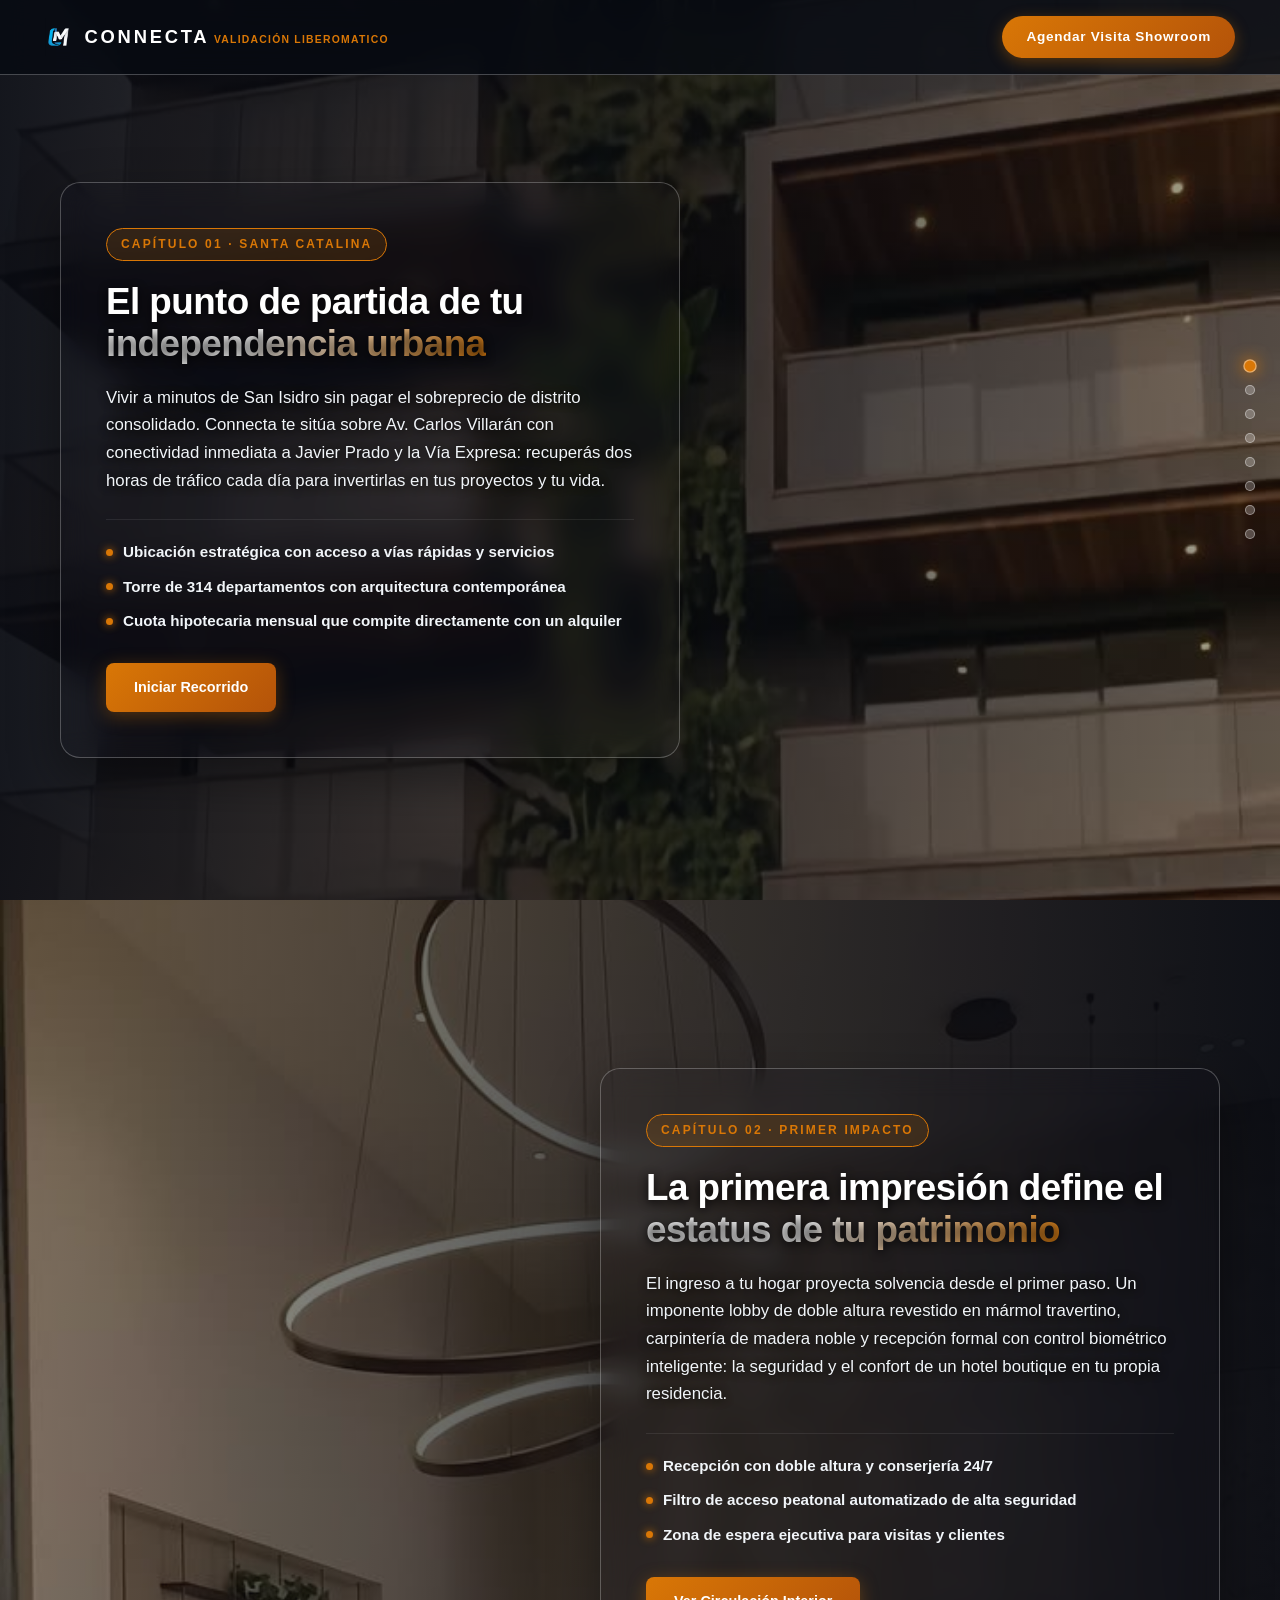
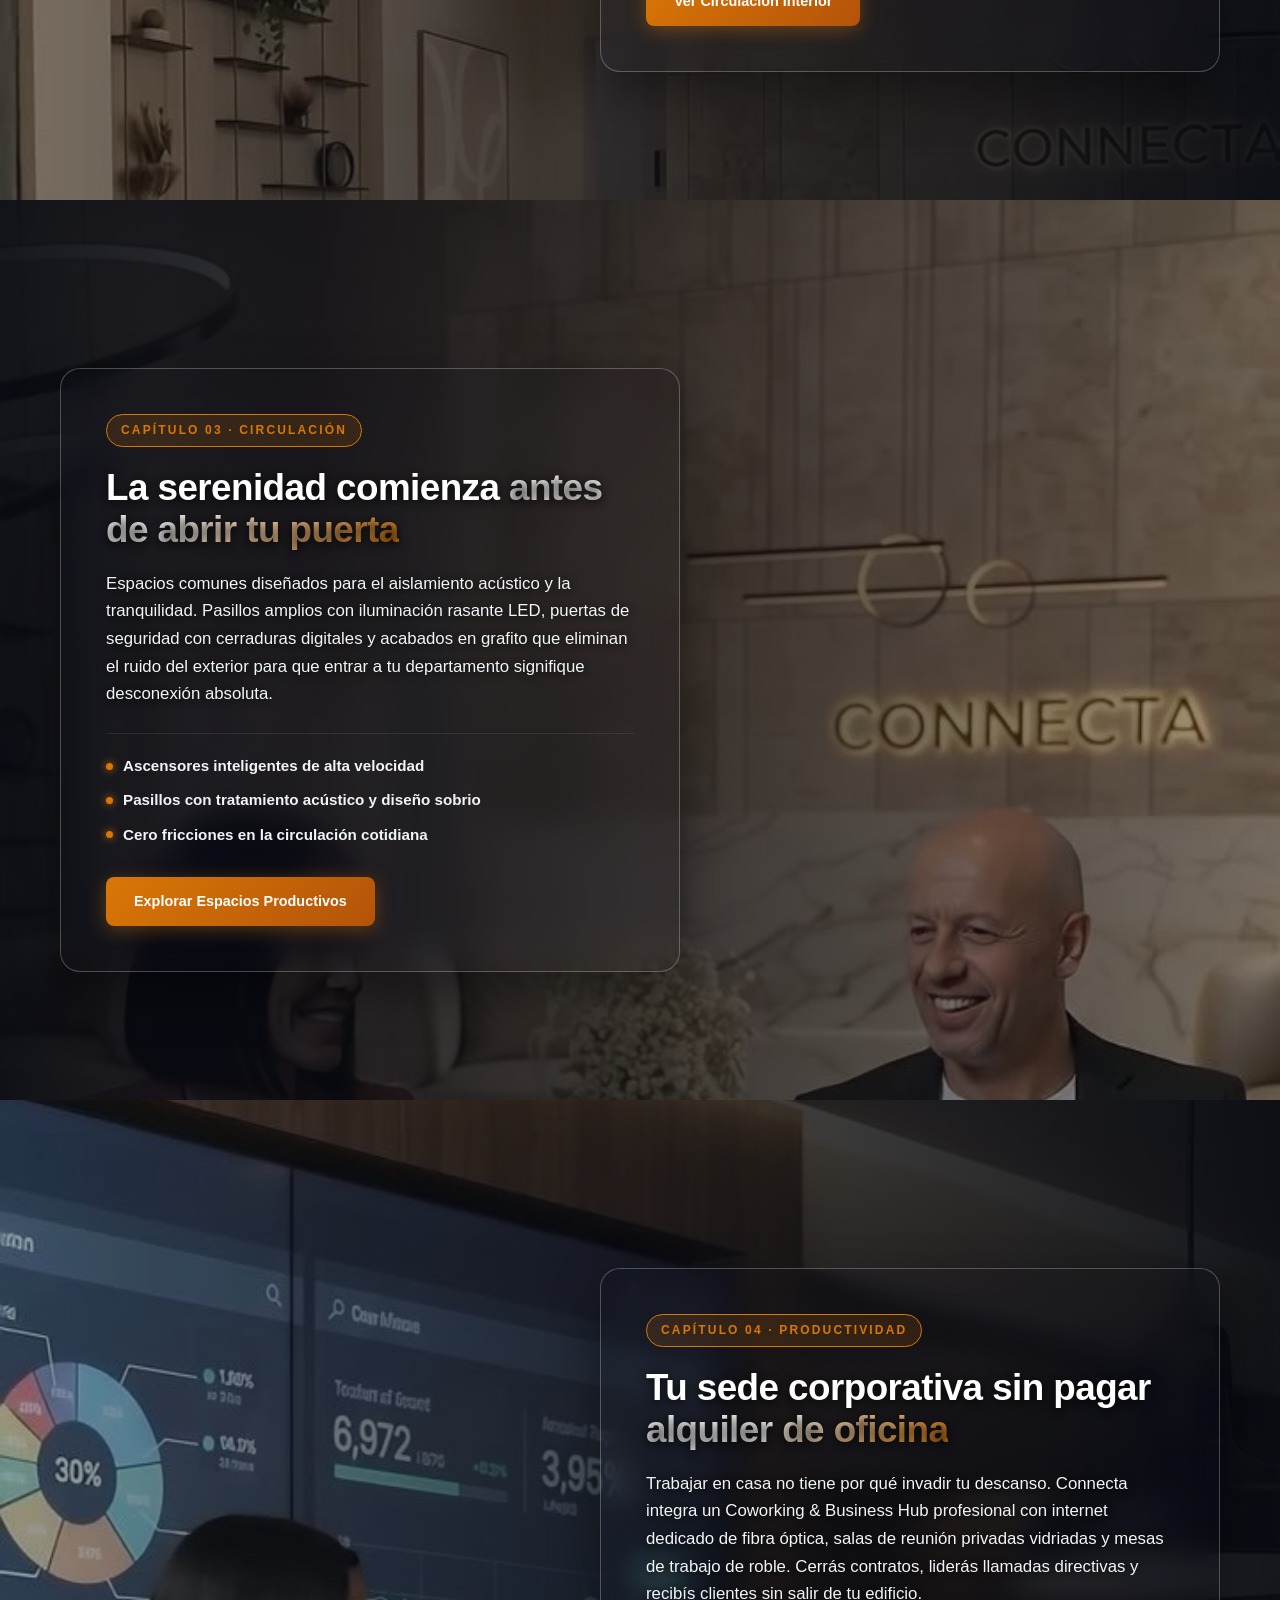
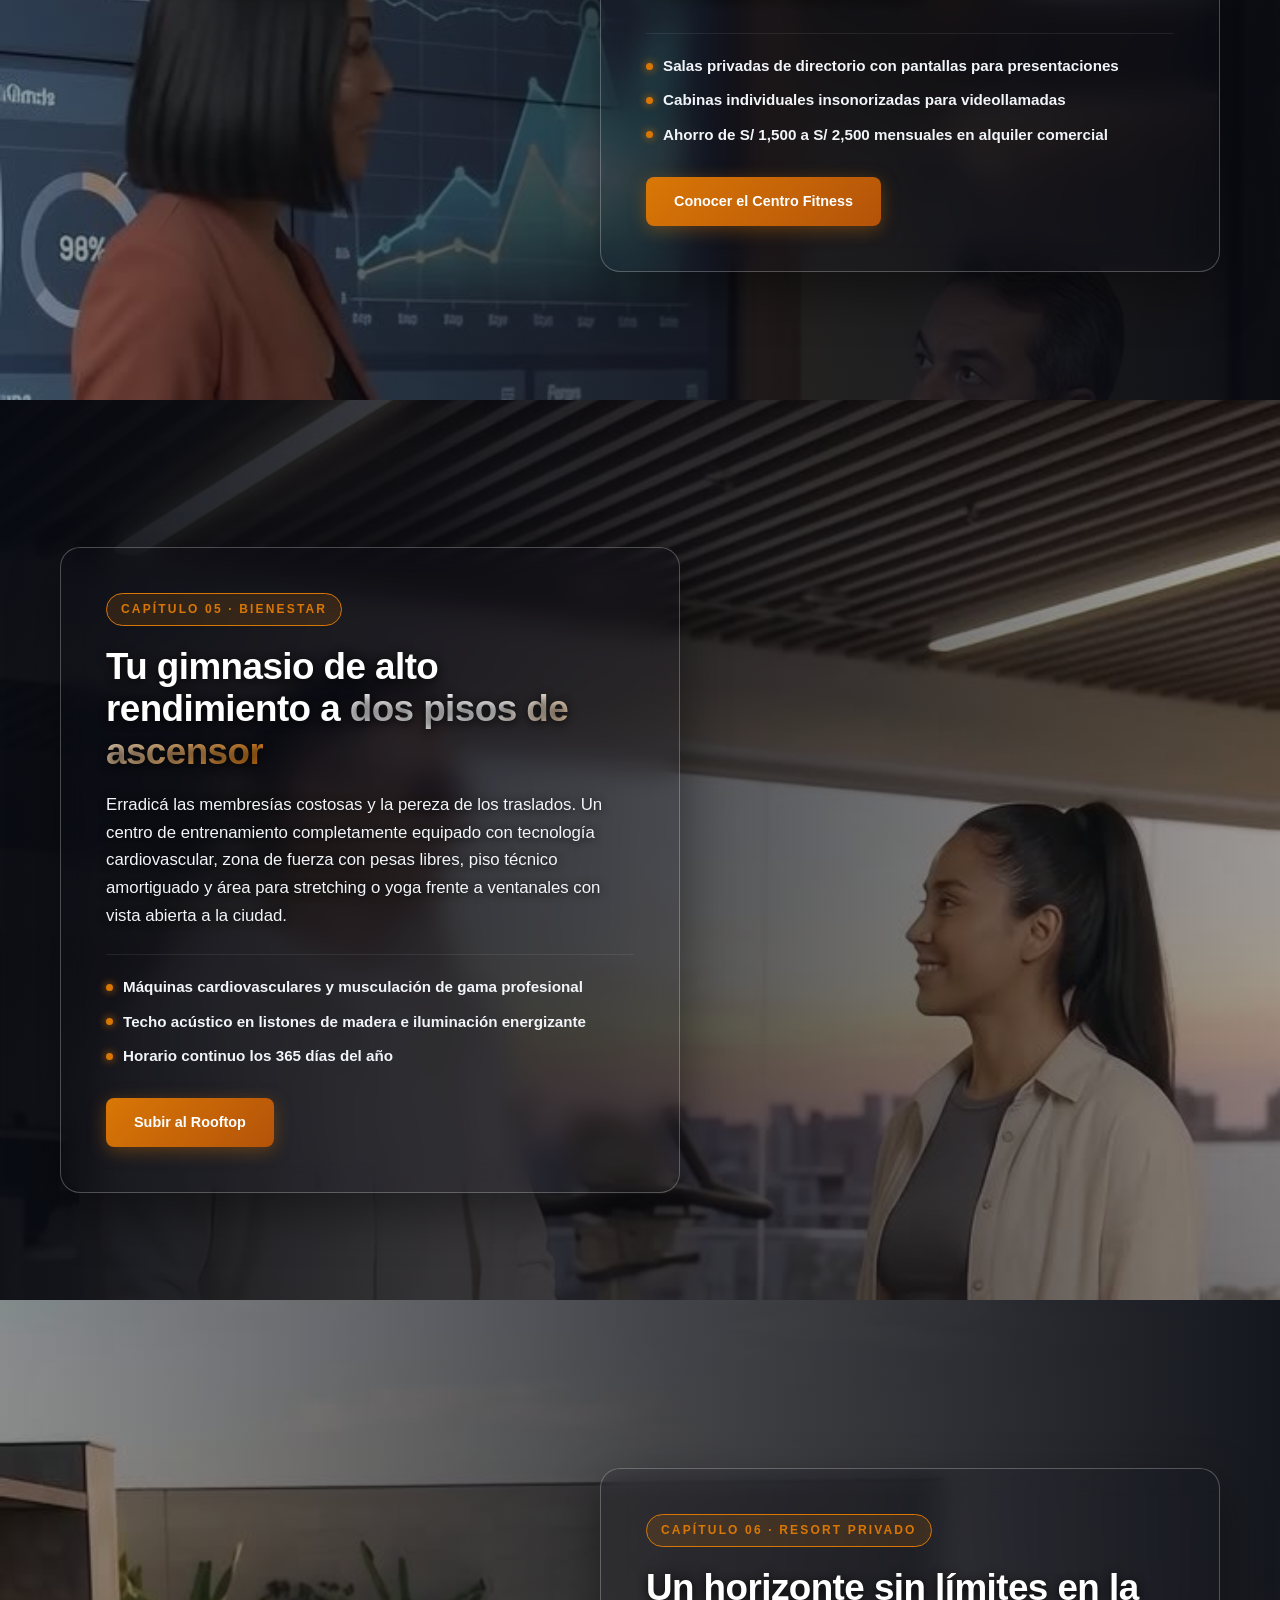
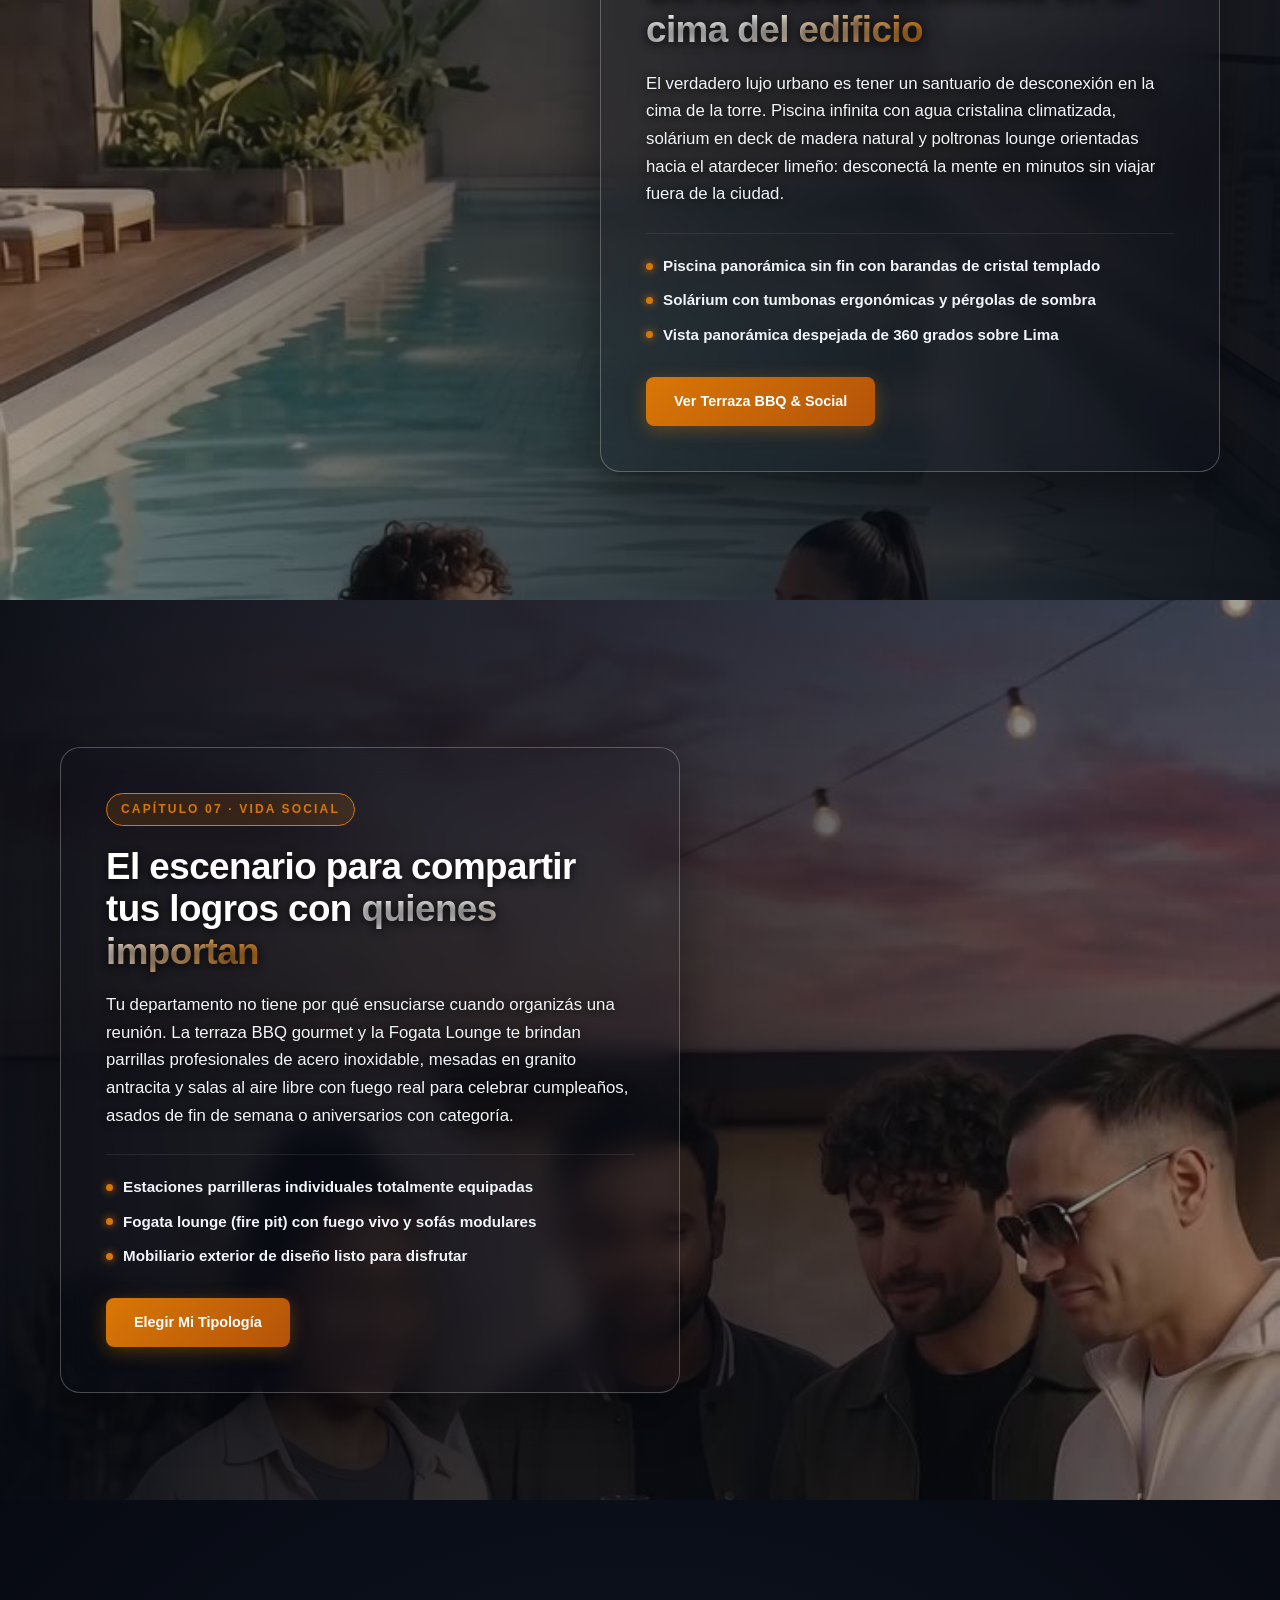
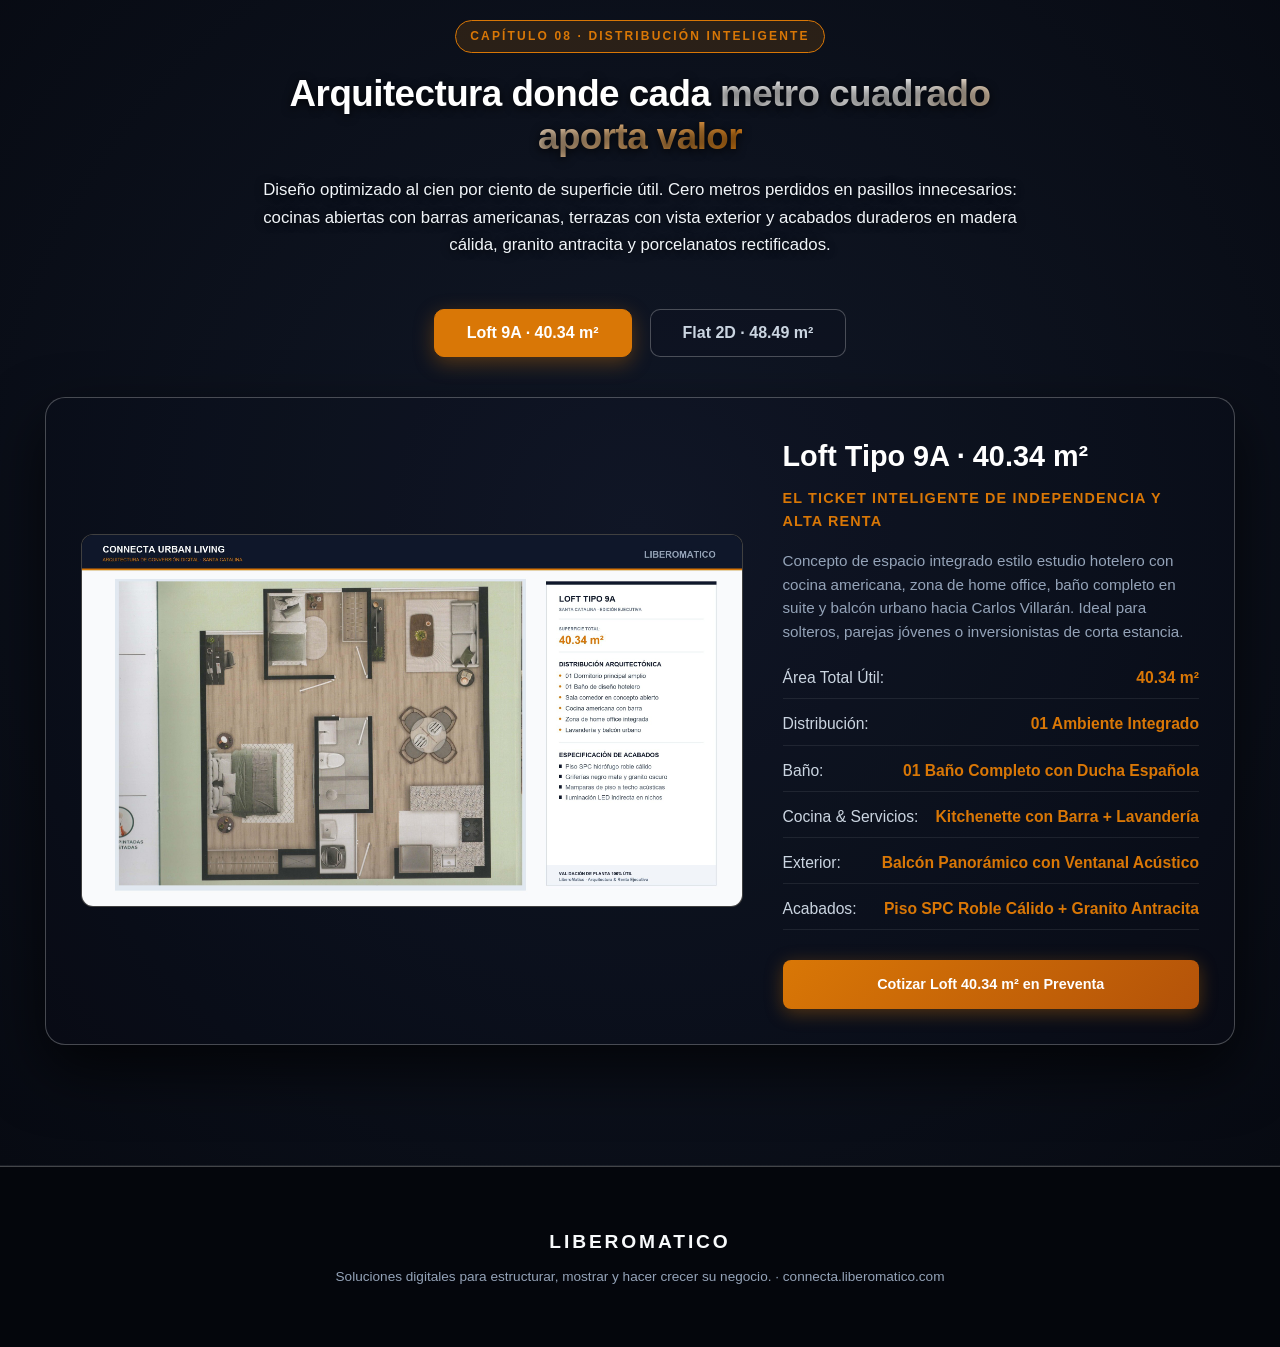
<file: connecta/index.html>
<!DOCTYPE html>
<html lang="es">
<head>
  <meta charset="UTF-8">
  <meta name="viewport" content="width=device-width, initial-scale=1.0">
  <title>CONNECTA URBAN LIVING · Santa Catalina | Recorrido Cinematográfico</title>
  <style>
    :root {
      --bg-dark: #070a12;
      --bg-card: rgba(10, 15, 29, 0.10); /* 90% de transparencia (10% opacidad) */
      --bg-glass: rgba(10, 15, 29, 0.10);
      --border-glass: rgba(255, 255, 255, 0.25); /* 75% de transparencia en contornos */
      --text-main: #f8fafc;
      --text-muted: #94a3b8;
      --gold-accent: #d97706;
      --gold-glow: rgba(217, 119, 6, 0.35);
      --cyan-accent: #06b6d4;
      --navy-deep: #0f172a;
    }

    * {
      box-sizing: border-box;
      margin: 0;
      padding: 0;
    }

    html {
      scroll-behavior: smooth;
    }

    body {
      font-family: -apple-system, BlinkMacSystemFont, "Segoe UI", Roboto, "Helvetica Neue", Arial, sans-serif;
      background-color: var(--bg-dark);
      color: var(--text-main);
      overflow-x: hidden;
      line-height: 1.6;
    }

    /* MOTION INTRO */
    #motion-intro {
      position: fixed;
      inset: 0;
      background: radial-gradient(circle at center, #1e293b 0%, #060913 100%);
      z-index: 9999;
      display: flex;
      flex-direction: column;
      align-items: center;
      justify-content: center;
      transition: opacity 0.9s cubic-bezier(0.16, 1, 0.3, 1), visibility 0.9s ease;
    }

    #motion-intro.vanish {
      opacity: 0;
      visibility: hidden;
      pointer-events: none;
    }

    .motion-box {
      text-align: center;
      animation: pulseIn 2s cubic-bezier(0.16, 1, 0.3, 1) forwards;
    }

    .motion-logo-img {
      max-width: 170px;
      height: auto;
      filter: drop-shadow(0 0 25px var(--gold-glow));
      margin-bottom: 20px;
    }

    .motion-title {
      font-size: 2.2rem;
      letter-spacing: 0.35em;
      font-weight: 800;
      text-transform: uppercase;
      margin-bottom: 8px;
      background: linear-gradient(135deg, #ffffff 40%, #d97706 100%);
      -webkit-background-clip: text;
      -webkit-text-fill-color: transparent;
    }

    .motion-sub {
      font-size: 0.85rem;
      letter-spacing: 0.25em;
      color: var(--gold-accent);
      text-transform: uppercase;
      font-weight: 600;
    }

    @keyframes pulseIn {
      0% { opacity: 0; transform: scale(0.9); }
      100% { opacity: 1; transform: scale(1); }
    }

    /* FIXED NAVBAR */
    header {
      position: fixed;
      top: 0;
      left: 0;
      right: 0;
      height: 75px;
      display: flex;
      align-items: center;
      justify-content: space-between;
      padding: 0 45px;
      background: rgba(7, 10, 18, 0.82);
      backdrop-filter: blur(14px);
      border-bottom: 1px solid var(--border-glass);
      z-index: 1000;
    }

    .nav-brand {
      display: flex;
      align-items: center;
      gap: 14px;
      text-decoration: none;
    }

    .nav-logo-badge {
      height: 38px;
      width: auto;
    }

    .brand-name {
      font-size: 1.15rem;
      font-weight: 800;
      letter-spacing: 0.15em;
      color: #fff;
    }

    .brand-by {
      font-size: 0.65rem;
      color: var(--gold-accent);
      letter-spacing: 0.12em;
      font-weight: 700;
      text-transform: uppercase;
    }

    .nav-cta-btn {
      display: inline-flex;
      align-items: center;
      gap: 8px;
      padding: 10px 24px;
      border-radius: 9999px;
      background: linear-gradient(135deg, var(--gold-accent) 0%, #b45309 100%);
      color: #ffffff;
      font-weight: 700;
      font-size: 0.85rem;
      text-decoration: none;
      letter-spacing: 0.05em;
      white-space: nowrap;
      box-shadow: 0 4px 15px var(--gold-glow);
      transition: transform 0.2s, box-shadow 0.2s;
    }

    .nav-cta-btn:hover {
      transform: translateY(-2px);
      box-shadow: 0 6px 20px rgba(217, 119, 6, 0.5);
    }

    /* SIDE PROGRESS DOTS */
    .scroll-nav {
      position: fixed;
      right: 25px;
      top: 50%;
      transform: translateY(-50%);
      z-index: 998;
      display: flex;
      flex-direction: column;
      gap: 14px;
    }

    .scroll-dot {
      width: 10px;
      height: 10px;
      border-radius: 50%;
      background: rgba(255, 255, 255, 0.25);
      border: 1px solid rgba(255, 255, 255, 0.4);
      transition: all 0.3s;
      cursor: pointer;
      position: relative;
    }

    .scroll-dot:hover, .scroll-dot.active {
      background: var(--gold-accent);
      box-shadow: 0 0 12px var(--gold-accent);
      transform: scale(1.35);
    }

    /* SECCIONES CINEMATOGRÁFICAS CON VIDEO NATIVO (ESTÁNDAR LIBEROMATICO / HR & LEGAL) */
    .video-section {
      position: relative;
      min-height: 100vh;
      min-height: 100dvh;
      width: 100vw;
      display: flex;
      align-items: center;
      justify-content: flex-start;
      padding: 120px 60px 80px 60px;
      overflow: hidden;
      background-color: transparent;
      z-index: 1;
    }

    .video-bg-wrap {
      position: absolute;
      inset: 0;
      z-index: 0;
      overflow: hidden;
      pointer-events: none;
    }

    .section-bg-video {
      width: 100%;
      height: 100%;
      object-fit: cover;
      object-position: center 10%;
      display: block;
    }

    .section-overlay {
      position: absolute;
      inset: 0;
      background: linear-gradient(90deg, rgba(7, 10, 18, 0.94) 0%, rgba(7, 10, 18, 0.72) 48%, rgba(7, 10, 18, 0.35) 100%);
      z-index: 1;
      pointer-events: none;
    }

    .video-section.align-right {
      justify-content: flex-end;
    }

    .video-section.align-right .section-overlay {
      background: linear-gradient(270deg, rgba(7, 10, 18, 0.94) 0%, rgba(7, 10, 18, 0.72) 48%, rgba(7, 10, 18, 0.35) 100%);
    }

    .section-content-card {
      position: relative;
      z-index: 3;
      max-width: 620px;
      background: rgba(10, 15, 29, 0.10); /* 90% de transparencia */
      backdrop-filter: blur(14px);
      -webkit-backdrop-filter: blur(14px);
      border: 1px solid rgba(255, 255, 255, 0.25); /* 75% de transparencia en contorno */
      border-radius: 20px;
      padding: 45px;
      box-shadow: 0 20px 50px rgba(0, 0, 0, 0.4);
      transition: transform 0.4s ease, border-color 0.4s ease, background 0.4s ease;
    }

    .section-content-card:hover {
      border-color: rgba(217, 119, 6, 0.45);
      background: rgba(10, 15, 29, 0.10);
    }

    .chapter-badge {
      display: inline-flex;
      align-items: center;
      gap: 8px;
      padding: 6px 14px;
      background: rgba(217, 119, 6, 0.15);
      border: 1px solid var(--gold-accent);
      color: var(--gold-accent);
      font-size: 0.75rem;
      font-weight: 800;
      letter-spacing: 0.18em;
      text-transform: uppercase;
      border-radius: 9999px;
      margin-bottom: 20px;
    }

    .section-heading {
      font-size: 2.3rem;
      font-weight: 800;
      line-height: 1.15;
      letter-spacing: -0.015em;
      margin-bottom: 18px;
      color: #ffffff;
      text-shadow: 0 2px 10px rgba(0, 0, 0, 0.85);
    }

    .section-heading span {
      background: linear-gradient(135deg, #ffffff 40%, var(--gold-accent) 100%);
      -webkit-background-clip: text;
      -webkit-text-fill-color: transparent;
    }

    .section-body-text {
      font-size: 1.05rem;
      color: #f1f5f9;
      line-height: 1.65;
      margin-bottom: 25px;
      text-shadow: 0 1px 8px rgba(0, 0, 0, 0.85);
    }

    .section-highlights {
      display: flex;
      flex-direction: column;
      gap: 10px;
      margin-bottom: 30px;
      border-top: 1px solid rgba(255, 255, 255, 0.08);
      padding-top: 20px;
    }

    .highlight-item {
      display: flex;
      align-items: center;
      gap: 10px;
      font-size: 0.95rem;
      color: #f1f5f9;
      font-weight: 600;
    }

    .highlight-bullet {
      width: 7px;
      height: 7px;
      border-radius: 50%;
      background: var(--gold-accent);
      box-shadow: 0 0 8px var(--gold-accent);
    }

    .btn-action-section {
      display: inline-flex;
      align-items: center;
      gap: 10px;
      padding: 13px 28px;
      background: linear-gradient(135deg, var(--gold-accent) 0%, #b45309 100%);
      color: #fff;
      font-weight: 800;
      font-size: 0.9rem;
      border-radius: 8px;
      text-decoration: none;
      box-shadow: 0 4px 18px var(--gold-glow);
      transition: all 0.25s ease;
    }

    .btn-action-section:hover {
      transform: translateY(-2px);
      box-shadow: 0 8px 25px rgba(217, 119, 6, 0.55);
    }

    /* SECCIÓN TIPOLOGÍAS Y PLANOS 2K */
    .plans-section-wrapper {
      position: relative;
      padding: 120px 45px;
      background: radial-gradient(circle at center, #111827 0%, #070a12 100%);
      border-bottom: 1px solid rgba(255, 255, 255, 0.08);
    }

    .plans-container {
      max-width: 1300px;
      margin: 0 auto;
    }

    .plans-header-box {
      text-align: center;
      max-width: 780px;
      margin: 0 auto 50px auto;
    }

    .plans-selector-tabs {
      display: flex;
      justify-content: center;
      gap: 18px;
      margin-bottom: 40px;
    }

    .plan-tab-btn {
      padding: 14px 32px;
      border-radius: 10px;
      background: var(--bg-card);
      border: 1px solid var(--border-glass);
      color: #cbd5e1;
      font-size: 1rem;
      font-weight: 700;
      cursor: pointer;
      transition: all 0.25s ease;
    }

    .plan-tab-btn.active {
      background: var(--gold-accent);
      color: #ffffff;
      border-color: var(--gold-accent);
      box-shadow: 0 6px 20px var(--gold-glow);
    }

    .plan-viewer-card {
      background: var(--bg-card);
      border: 1px solid var(--border-glass);
      border-radius: 20px;
      padding: 35px;
      display: grid;
      grid-template-columns: 1.35fr 0.85fr;
      gap: 40px;
      align-items: center;
      box-shadow: 0 25px 60px rgba(0, 0, 0, 0.7);
    }

    .plan-image-box {
      width: 100%;
      border-radius: 12px;
      overflow: hidden;
      border: 1px solid var(--border-glass);
      background: #000;
    }

    .plan-image-box img {
      width: 100%;
      height: auto;
      display: block;
      transition: transform 0.4s ease;
    }

    .plan-image-box:hover img {
      transform: scale(1.02);
    }

    .plan-spec-list {
      list-style: none;
      display: flex;
      flex-direction: column;
      gap: 12px;
      margin: 22px 0 30px 0;
    }

    .plan-spec-list li {
      font-size: 0.98rem;
      color: #cbd5e1;
      display: flex;
      justify-content: space-between;
      border-bottom: 1px solid rgba(255, 255, 255, 0.08);
      padding-bottom: 8px;
    }

    .plan-spec-list li strong {
      color: var(--gold-accent);
    }


    /* FOOTER */
    footer {
      border-top: 1px solid var(--border-glass);
      padding: 60px 40px;
      text-align: center;
      background: #04060c;
    }

    .footer-brand {
      font-size: 1.2rem;
      font-weight: 800;
      letter-spacing: 0.15em;
      margin-bottom: 8px;
    }

    .footer-copy {
      font-size: 0.85rem;
      color: var(--text-muted);
    }

        @media (max-width: 900px) {
      .section-bg-video {
        object-position: center 6%;
      }
      .video-section { 
        min-height: 100vh;
        min-height: 100dvh;
        width: 100%;
        max-width: 100%;
        padding: 58px 14px 18px 14px; 
        display: flex;
        flex-direction: column;
        align-items: center;
        justify-content: flex-end;
        position: relative;
        overflow: hidden;
        background-color: transparent;
      }
      .video-section.align-right {
        justify-content: flex-end;
      }
      .section-overlay {
        position: absolute;
        inset: 0;
        background: linear-gradient(180deg, rgba(7, 10, 18, 0.0) 0%, rgba(7, 10, 18, 0.15) 50%, rgba(7, 10, 18, 0.85) 90%);
        z-index: 2;
        pointer-events: none;
      }
      .video-section.align-right .section-overlay {
        position: absolute;
        inset: 0;
        background: linear-gradient(180deg, rgba(7, 10, 18, 0.0) 0%, rgba(7, 10, 18, 0.15) 50%, rgba(7, 10, 18, 0.85) 90%);
        z-index: 2;
        pointer-events: none;
      }
      .section-content-card { 
        position: relative;
        z-index: 4;
        max-width: 100%; 
        width: 100%;
        padding: 14px 16px; 
        background: rgba(10, 15, 29, 0.10); /* 90% de transparencia */
        backdrop-filter: blur(14px);
        -webkit-backdrop-filter: blur(14px);
        border: 1px solid rgba(255, 255, 255, 0.25); /* 75% de transparencia en contorno */
        border-radius: 14px;
        margin: 0;
        box-shadow: 0 10px 30px rgba(0, 0, 0, 0.4);
      }
      .chapter-badge {
        font-size: 0.65rem;
        padding: 3px 8px;
        margin-bottom: 6px;
        letter-spacing: 0.1em;
      }
      .section-heading { 
        font-size: 1.25rem; 
        line-height: 1.22; 
        margin-bottom: 6px; 
        text-shadow: 0 2px 8px rgba(0, 0, 0, 0.9);
      }
      .section-body-text { 
        font-size: 0.84rem; 
        line-height: 1.38; 
        margin-bottom: 10px; 
        color: #f8fafc;
        display: -webkit-box;
        -webkit-line-clamp: 2;
        -webkit-box-orient: vertical;
        overflow: hidden;
        text-shadow: 0 1px 6px rgba(0, 0, 0, 0.9);
      }
      .section-highlights { 
        display: none; /* Se oculta en mobile para despejar completamente el cuerpo del avatar */
      }
      .btn-action-section { 
        padding: 9px 18px; 
        font-size: 0.82rem; 
        width: 100%; 
        justify-content: center; 
        border-radius: 8px;
      }
      .plan-viewer-card { grid-template-columns: 1fr; gap: 20px; padding: 18px 14px; }
      .plans-section-wrapper { padding: 60px 14px; }
      .plans-header-box { margin-bottom: 24px; }
      .plans-selector-tabs { gap: 10px; margin-bottom: 24px; }
      .plan-tab-btn { padding: 10px 18px; font-size: 0.85rem; }
      .scroll-nav { display: none; }
      header { padding: 0 14px; height: 52px; background: rgba(7, 10, 18, 0.55); backdrop-filter: blur(10px); }
      .brand-name { font-size: 0.95rem; }
      .brand-by { font-size: 0.6rem; }
      .nav-cta-btn { padding: 6px 14px; font-size: 0.75rem; }
    }
  </style>
</head>
<body>

  <!-- MOTION INTRO -->
  <div id="motion-intro">
    <div class="motion-box">
      <img src="assets/logo.png" alt="LiberoMatico Logo" class="motion-logo-img">
      <div class="motion-title">CONNECTA</div>
      <div class="motion-sub">Urban Living · Santa Catalina</div>
    </div>
  </div>

  <!-- NAVIGATION -->
  

  <header>
    <a href="#" class="nav-brand">
      <img src="assets/logo.png" alt="Logo" class="nav-logo-badge">
      <div class="nav-titles">
        <span class="brand-name">CONNECTA</span>
        <span class="brand-by">Validación LiberoMatico</span>
      </div>
    </a>
    <a href="https://wa.me/51999999999?text=Hola,%20deseo%20agendar%20visita%20a%20Connecta%20Urban%20Living" target="_blank" class="nav-cta-btn">
      Agendar Visita Showroom
    </a>
  </header>

  <!-- SIDE SCROLL DOTS -->
  <div class="scroll-nav">
    <a href="#sec-llegada" class="scroll-dot active" title="01 · La Llegada"></a>
    <a href="#sec-lobby" class="scroll-dot" title="02 · El Lobby"></a>
    <a href="#sec-pasillo" class="scroll-dot" title="03 · Pasillos"></a>
    <a href="#sec-coworking" class="scroll-dot" title="04 · Coworking"></a>
    <a href="#sec-gym" class="scroll-dot" title="05 · Fitness"></a>
    <a href="#sec-piscina" class="scroll-dot" title="06 · Piscina Rooftop"></a>
    <a href="#sec-celebracion" class="scroll-dot" title="07 · Celebraciones"></a>
    <a href="#sec-planos" class="scroll-dot" title="08 · Tipologías"></a>
  </div>

  <!-- SECCIÓN 01: LA LLEGADA / HERO -->
  <section id="sec-llegada" class="video-section" data-video="assets/video/video_entrada.mp4" data-poster="assets/posters/poster_entrada.jpg">
    <div class="video-bg-wrap">
      <video class="section-bg-video" src="assets/video/video_entrada.mp4" poster="assets/posters/poster_entrada.jpg" autoplay loop muted playsinline webkit-playsinline preload="auto"></video>
      <div class="section-overlay"></div>
    </div>
    <div class="section-content-card">
      <div class="chapter-badge">Capítulo 01 · Santa Catalina</div>
      <h1 class="section-heading">El punto de partida de tu <span>independencia urbana</span></h1>
      <p class="section-body-text">
        Vivir a minutos de San Isidro sin pagar el sobreprecio de distrito consolidado. 
        Connecta te sitúa sobre Av. Carlos Villarán con conectividad inmediata a Javier Prado y la Vía Expresa: 
        recuperás dos horas de tráfico cada día para invertirlas en tus proyectos y tu vida.
      </p>
      <div class="section-highlights">
        <div class="highlight-item"><div class="highlight-bullet"></div> Ubicación estratégica con acceso a vías rápidas y servicios</div>
        <div class="highlight-item"><div class="highlight-bullet"></div> Torre de 314 departamentos con arquitectura contemporánea</div>
        <div class="highlight-item"><div class="highlight-bullet"></div> Cuota hipotecaria mensual que compite directamente con un alquiler</div>
      </div>
      <a href="#sec-lobby" class="btn-action-section">Iniciar Recorrido</a>
    </div>
  </section>

  <!-- SECCIÓN 02: EL LOBBY DE VANGUARDIA -->
  <section id="sec-lobby" class="video-section align-right" data-video="assets/video/video_lobby.mp4" data-poster="assets/posters/poster_lobby.jpg">
    <div class="video-bg-wrap">
      <video class="section-bg-video" src="assets/video/video_lobby.mp4" poster="assets/posters/poster_lobby.jpg" autoplay loop muted playsinline webkit-playsinline preload="auto"></video>
      <div class="section-overlay"></div>
    </div>
    <div class="section-content-card">
      <div class="chapter-badge">Capítulo 02 · Primer Impacto</div>
      <h2 class="section-heading">La primera impresión define el <span>estatus de tu patrimonio</span></h2>
      <p class="section-body-text">
        El ingreso a tu hogar proyecta solvencia desde el primer paso. 
        Un imponente lobby de doble altura revestido en mármol travertino, carpintería de madera noble y recepción formal con control biométrico inteligente: la seguridad y el confort de un hotel boutique en tu propia residencia.
      </p>
      <div class="section-highlights">
        <div class="highlight-item"><div class="highlight-bullet"></div> Recepción con doble altura y conserjería 24/7</div>
        <div class="highlight-item"><div class="highlight-bullet"></div> Filtro de acceso peatonal automatizado de alta seguridad</div>
        <div class="highlight-item"><div class="highlight-bullet"></div> Zona de espera ejecutiva para visitas y clientes</div>
      </div>
      <a href="#sec-pasillo" class="btn-action-section">Ver Circulación Interior</a>
    </div>
  </section>

  <!-- SECCIÓN 03: CIRCULACIÓN & PRIVACIDAD -->
  <section id="sec-pasillo" class="video-section" data-video="assets/video/video_pasillo.mp4" data-poster="assets/posters/poster_pasillo.jpg">
    <div class="video-bg-wrap">
      <video class="section-bg-video" src="assets/video/video_pasillo.mp4" poster="assets/posters/poster_pasillo.jpg" autoplay loop muted playsinline webkit-playsinline preload="auto"></video>
      <div class="section-overlay"></div>
    </div>
    <div class="section-content-card">
      <div class="chapter-badge">Capítulo 03 · Circulación</div>
      <h2 class="section-heading">La serenidad comienza <span>antes de abrir tu puerta</span></h2>
      <p class="section-body-text">
        Espacios comunes diseñados para el aislamiento acústico y la tranquilidad. 
        Pasillos amplios con iluminación rasante LED, puertas de seguridad con cerraduras digitales y acabados en grafito que eliminan el ruido del exterior para que entrar a tu departamento signifique desconexión absoluta.
      </p>
      <div class="section-highlights">
        <div class="highlight-item"><div class="highlight-bullet"></div> Ascensores inteligentes de alta velocidad</div>
        <div class="highlight-item"><div class="highlight-bullet"></div> Pasillos con tratamiento acústico y diseño sobrio</div>
        <div class="highlight-item"><div class="highlight-bullet"></div> Cero fricciones en la circulación cotidiana</div>
      </div>
      <a href="#sec-coworking" class="btn-action-section">Explorar Espacios Productivos</a>
    </div>
  </section>

  <!-- SECCIÓN 04: COWORKING & BUSINESS HUB -->
  <section id="sec-coworking" class="video-section align-right" data-video="assets/video/video_coworking.mp4" data-poster="assets/posters/poster_coworking.jpg">
    <div class="video-bg-wrap">
      <video class="section-bg-video" src="assets/video/video_coworking.mp4" poster="assets/posters/poster_coworking.jpg" autoplay loop muted playsinline webkit-playsinline preload="auto"></video>
      <div class="section-overlay"></div>
    </div>
    <div class="section-content-card">
      <div class="chapter-badge">Capítulo 04 · Productividad</div>
      <h2 class="section-heading">Tu sede corporativa sin pagar <span>alquiler de oficina</span></h2>
      <p class="section-body-text">
        Trabajar en casa no tiene por qué invadir tu descanso. 
        Connecta integra un Coworking & Business Hub profesional con internet dedicado de fibra óptica, salas de reunión privadas vidriadas y mesas de trabajo de roble. Cerrás contratos, liderás llamadas directivas y recibís clientes sin salir de tu edificio.
      </p>
      <div class="section-highlights">
        <div class="highlight-item"><div class="highlight-bullet"></div> Salas privadas de directorio con pantallas para presentaciones</div>
        <div class="highlight-item"><div class="highlight-bullet"></div> Cabinas individuales insonorizadas para videollamadas</div>
        <div class="highlight-item"><div class="highlight-bullet"></div> Ahorro de S/ 1,500 a S/ 2,500 mensuales en alquiler comercial</div>
      </div>
      <a href="#sec-gym" class="btn-action-section">Conocer el Centro Fitness</a>
    </div>
  </section>

  <!-- SECCIÓN 05: CENTRO FITNESS & GIMNASIO -->
  <section id="sec-gym" class="video-section" data-video="assets/video/video_gym.mp4" data-poster="assets/posters/poster_gym.jpg">
    <div class="video-bg-wrap">
      <video class="section-bg-video" src="assets/video/video_gym.mp4" poster="assets/posters/poster_gym.jpg" autoplay loop muted playsinline webkit-playsinline preload="auto"></video>
      <div class="section-overlay"></div>
    </div>
    <div class="section-content-card">
      <div class="chapter-badge">Capítulo 05 · Bienestar</div>
      <h2 class="section-heading">Tu gimnasio de alto rendimiento a <span>dos pisos de ascensor</span></h2>
      <p class="section-body-text">
        Erradicá las membresías costosas y la pereza de los traslados. 
        Un centro de entrenamiento completamente equipado con tecnología cardiovascular, zona de fuerza con pesas libres, piso técnico amortiguado y área para stretching o yoga frente a ventanales con vista abierta a la ciudad.
      </p>
      <div class="section-highlights">
        <div class="highlight-item"><div class="highlight-bullet"></div> Máquinas cardiovasculares y musculación de gama profesional</div>
        <div class="highlight-item"><div class="highlight-bullet"></div> Techo acústico en listones de madera e iluminación energizante</div>
        <div class="highlight-item"><div class="highlight-bullet"></div> Horario continuo los 365 días del año</div>
      </div>
      <a href="#sec-piscina" class="btn-action-section">Subir al Rooftop</a>
    </div>
  </section>

  <!-- SECCIÓN 06: PISCINA PANORÁMICA EN ROOFTOP -->
  <section id="sec-piscina" class="video-section align-right" data-video="assets/video/video_piscina.mp4" data-poster="assets/posters/poster_piscina.jpg">
    <div class="video-bg-wrap">
      <video class="section-bg-video" src="assets/video/video_piscina.mp4" poster="assets/posters/poster_piscina.jpg" autoplay loop muted playsinline webkit-playsinline preload="auto"></video>
      <div class="section-overlay"></div>
    </div>
    <div class="section-content-card">
      <div class="chapter-badge">Capítulo 06 · Resort Privado</div>
      <h2 class="section-heading">Un horizonte sin límites en la <span>cima del edificio</span></h2>
      <p class="section-body-text">
        El verdadero lujo urbano es tener un santuario de desconexión en la cima de la torre. 
        Piscina infinita con agua cristalina climatizada, solárium en deck de madera natural y poltronas lounge orientadas hacia el atardecer limeño: desconectá la mente en minutos sin viajar fuera de la ciudad.
      </p>
      <div class="section-highlights">
        <div class="highlight-item"><div class="highlight-bullet"></div> Piscina panorámica sin fin con barandas de cristal templado</div>
        <div class="highlight-item"><div class="highlight-bullet"></div> Solárium con tumbonas ergonómicas y pérgolas de sombra</div>
        <div class="highlight-item"><div class="highlight-bullet"></div> Vista panorámica despejada de 360 grados sobre Lima</div>
      </div>
      <a href="#sec-celebracion" class="btn-action-section">Ver Terraza BBQ & Social</a>
    </div>
  </section>

  <!-- SECCIÓN 07: CELEBRACIONES & BBQ GRILL -->
  <section id="sec-celebracion" class="video-section" data-video="assets/video/video_celebracion.mp4" data-poster="assets/posters/poster_celebracion.jpg">
    <div class="video-bg-wrap">
      <video class="section-bg-video" src="assets/video/video_celebracion.mp4" poster="assets/posters/poster_celebracion.jpg" autoplay loop muted playsinline webkit-playsinline preload="auto"></video>
      <div class="section-overlay"></div>
    </div>
    <div class="section-content-card">
      <div class="chapter-badge">Capítulo 07 · Vida Social</div>
      <h2 class="section-heading">El escenario para compartir tus logros con <span>quienes importan</span></h2>
      <p class="section-body-text">
        Tu departamento no tiene por qué ensuciarse cuando organizás una reunión. 
        La terraza BBQ gourmet y la Fogata Lounge te brindan parrillas profesionales de acero inoxidable, mesadas en granito antracita y salas al aire libre con fuego real para celebrar cumpleaños, asados de fin de semana o aniversarios con categoría.
      </p>
      <div class="section-highlights">
        <div class="highlight-item"><div class="highlight-bullet"></div> Estaciones parrilleras individuales totalmente equipadas</div>
        <div class="highlight-item"><div class="highlight-bullet"></div> Fogata lounge (fire pit) con fuego vivo y sofás modulares</div>
        <div class="highlight-item"><div class="highlight-bullet"></div> Mobiliario exterior de diseño listo para disfrutar</div>
      </div>
      <a href="#sec-planos" class="btn-action-section">Elegir Mi Tipología</a>
    </div>
  </section>

  <!-- SECCIÓN 08: TIPOLOGÍAS & PLANOS 2K -->
  <section id="sec-planos" class="plans-section-wrapper">
    <div class="plans-container">
      <div class="plans-header-box">
        <div class="chapter-badge">Capítulo 08 · Distribución Inteligente</div>
        <h2 class="section-heading">Arquitectura donde cada <span>metro cuadrado aporta valor</span></h2>
        <p class="section-body-text">
          Diseño optimizado al cien por ciento de superficie útil. Cero metros perdidos en pasillos innecesarios: 
          cocinas abiertas con barras americanas, terrazas con vista exterior y acabados duraderos en madera cálida, granito antracita y porcelanatos rectificados.
        </p>
      </div>

      <div class="plans-selector-tabs">
        <button class="plan-tab-btn active" onclick="switchPlan('loft')">Loft 9A · 40.34 m²</button>
        <button class="plan-tab-btn" onclick="switchPlan('flat')">Flat 2D · 48.49 m²</button>
      </div>

      <!-- CARD LOFT 40M2 -->
      <div class="plan-viewer-card" id="card-loft">
        <div class="plan-image-box">
          <img src="assets/plano_loft.jpg" alt="Lámina Técnica Loft Tipo 9A 40.34m2">
        </div>
        <div class="plan-info-box">
          <h3 style="font-size: 1.8rem; font-weight: 800; margin-bottom: 8px; color: #fff;">Loft Tipo 9A · 40.34 m²</h3>
          <p style="color: var(--gold-accent); font-weight: 700; font-size: 0.9rem; text-transform: uppercase; letter-spacing: 0.08em; margin-bottom: 16px;">
            El Ticket Inteligente de Independencia y Alta Renta
          </p>
          <p style="color: var(--text-muted); font-size: 0.95rem; line-height: 1.55;">
            Concepto de espacio integrado estilo estudio hotelero con cocina americana, zona de home office, baño completo en suite y balcón urbano hacia Carlos Villarán. Ideal para solteros, parejas jóvenes o inversionistas de corta estancia.
          </p>
          <ul class="plan-spec-list">
            <li><span>Área Total Útil:</span> <strong>40.34 m²</strong></li>
            <li><span>Distribución:</span> <strong>01 Ambiente Integrado</strong></li>
            <li><span>Baño:</span> <strong>01 Baño Completo con Ducha Española</strong></li>
            <li><span>Cocina & Servicios:</span> <strong>Kitchenette con Barra + Lavandería</strong></li>
            <li><span>Exterior:</span> <strong>Balcón Panorámico con Ventanal Acústico</strong></li>
            <li><span>Acabados:</span> <strong>Piso SPC Roble Cálido + Granito Antracita</strong></li>
          </ul>
          <a href="https://wa.me/51999999999?text=Hola,%20deseo%20la%20cotizacion%20oficial%20del%20Loft%20Tipo%209A%20(40.34m2)%20en%20Connecta" target="_blank" class="btn-action-section" style="width: 100%; justify-content: center;">
            Cotizar Loft 40.34 m² en Preventa
          </a>
        </div>
      </div>

      <!-- CARD FLAT 48M2 -->
      <div class="plan-viewer-card" id="card-flat" style="display: none;">
        <div class="plan-image-box">
          <img src="assets/plano_flat.jpg" alt="Lámina Técnica Flat Tipo 5A 48.49m2">
        </div>
        <div class="plan-info-box">
          <h3 style="font-size: 1.8rem; font-weight: 800; margin-bottom: 8px; color: #fff;">Flat Tipo 5A · 48.49 m²</h3>
          <p style="color: var(--gold-accent); font-weight: 700; font-size: 0.9rem; text-transform: uppercase; letter-spacing: 0.08em; margin-bottom: 16px;">
            Versatilidad Total · 2 Dormitorios y 2 Baños
          </p>
          <p style="color: var(--text-muted); font-size: 0.95rem; line-height: 1.55;">
            Planta inteligente con dormitorio principal y segundo dormitorio versátil para oficina privada o habitación de huéspedes. Sala comedor amplia, dos baños completos de lujo y balcón exterior con vista despejada.
          </p>
          <ul class="plan-spec-list">
            <li><span>Área Total Útil:</span> <strong>48.49 m²</strong></li>
            <li><span>Distribución:</span> <strong>02 Dormitorios con Closet</strong></li>
            <li><span>Baños:</span> <strong>02 Baños Completos</strong></li>
            <li><span>Área Social:</span> <strong>Sala Comedor + Balcón Exterior</strong></li>
            <li><span>Cocina:</span> <strong>Cocina Abierta con Mesada + Lavandería</strong></li>
            <li><span>Acabados:</span> <strong>Porcelanato Rectificado + Melamina Grafito</strong></li>
          </ul>
          <a href="https://wa.me/51999999999?text=Hola,%20deseo%20la%20cotizacion%20oficial%20del%20Flat%20Tipo%205A%20(48.49m2)%20en%20Connecta" target="_blank" class="btn-action-section" style="width: 100%; justify-content: center;">
            Cotizar Flat 48.49 m² en Preventa
          </a>
        </div>
      </div>

    </div>
  </section>


  <!-- FOOTER -->
  <footer>
    <div class="footer-brand">LIBEROMATICO</div>
    <div class="footer-copy">Soluciones digitales para estructurar, mostrar y hacer crecer su negocio. · connecta.liberomatico.com</div>
  </footer>

        <script>
    // CONTROL DEL INTRO MOTION
    function hideIntro() {
      const intro = document.getElementById('motion-intro');
      if (intro && !intro.classList.contains('vanish')) {
        intro.classList.add('vanish');
      }
    }
    window.addEventListener('load', () => setTimeout(hideIntro, 500));
    setTimeout(hideIntro, 1200);

    // PLAN TAB SWITCHER
    function switchPlan(type) {
      const cardLoft = document.getElementById('card-loft');
      const cardFlat = document.getElementById('card-flat');
      const buttons = document.querySelectorAll('.plan-tab-btn');

      buttons.forEach(btn => btn.classList.remove('active'));

      if (type === 'loft') {
        cardLoft.style.display = 'grid';
        cardFlat.style.display = 'none';
        buttons[0].classList.add('active');
      } else {
        cardLoft.style.display = 'none';
        cardFlat.style.display = 'grid';
        buttons[1].classList.add('active');
      }
    }

    // REPRODUCCIÓN CONTINUA DE FONDOS · ESTÁNDAR EXACTO HR & LEGAL
    const allVideos = document.querySelectorAll('.section-bg-video');
    const allSections = document.querySelectorAll('.video-section');
    const sideDots = document.querySelectorAll('.scroll-dot');

    // Reproducción directa de todos los videos de fondo
    allVideos.forEach(v => {
      v.play().catch(() => {});
    });

    // Observador para dots de navegación lateral
    if ('IntersectionObserver' in window) {
      const sectionObserver = new IntersectionObserver((entries) => {
        entries.forEach(entry => {
          const id = entry.target.getAttribute('id');
          if (entry.isIntersecting) {
            sideDots.forEach(d => {
              d.classList.toggle('active', d.getAttribute('href') === '#' + id);
            });
          }
        });
      }, { threshold: 0.25 });

      allSections.forEach(sec => sectionObserver.observe(sec));

      const planosSection = document.getElementById('sec-planos');
      if (planosSection) {
        const planosObserver = new IntersectionObserver((entries) => {
          entries.forEach(entry => {
            if (entry.isIntersecting) {
              sideDots.forEach(d => {
                d.classList.toggle('active', d.getAttribute('href') === '#sec-planos');
              });
            }
          });
        }, { threshold: 0.2 });
        planosObserver.observe(planosSection);
      }
    }

    // Desbloqueo garantizado ante primer gesto táctil en Android
    function unlockAllMedia() {
      allVideos.forEach(v => {
        if (v.paused) {
          v.play().catch(() => {});
        }
      });
    }
    ['touchstart', 'touchend', 'click', 'scroll', 'pointerdown'].forEach(evt => {
      window.addEventListener(evt, unlockAllMedia, { passive: true });
    });

    document.addEventListener('visibilitychange', () => {
      if (document.hidden) {
        allVideos.forEach(v => v.pause());
      }
    });
  </script>
</body>
</html>
</file>
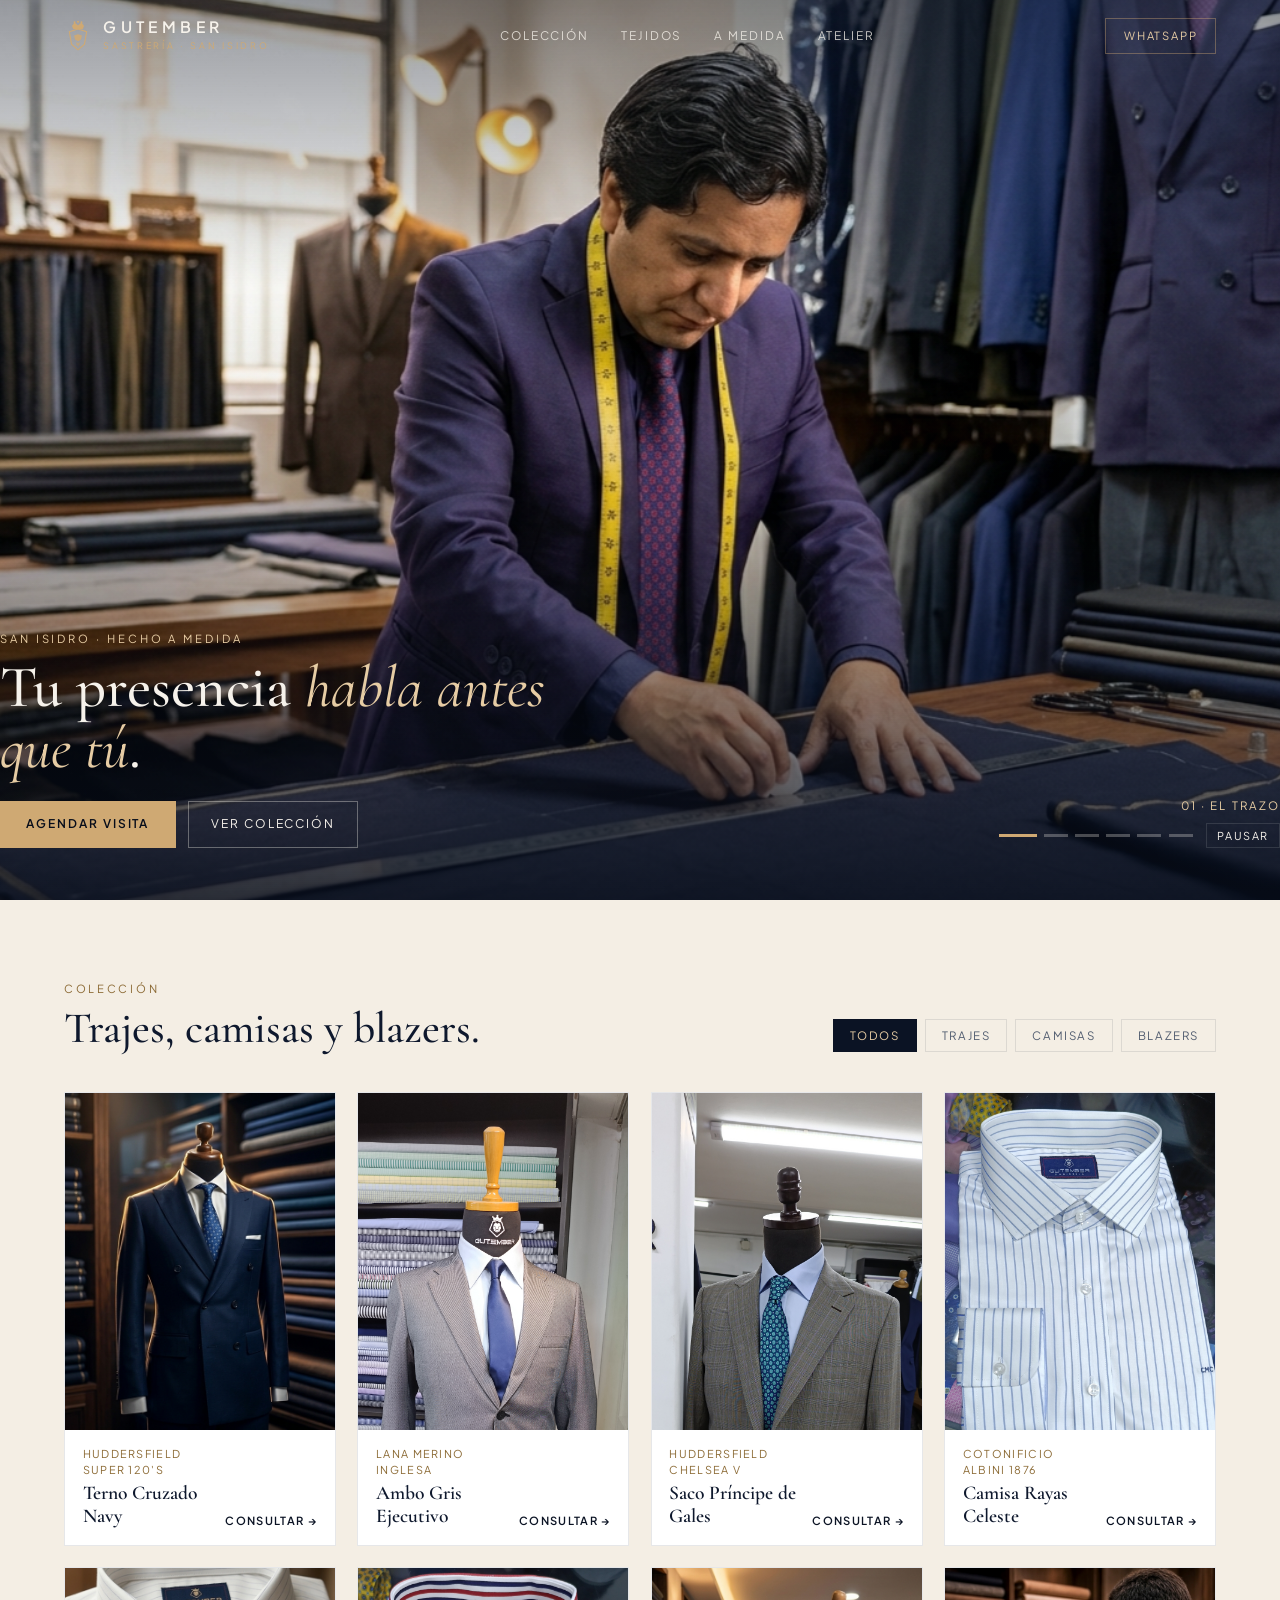
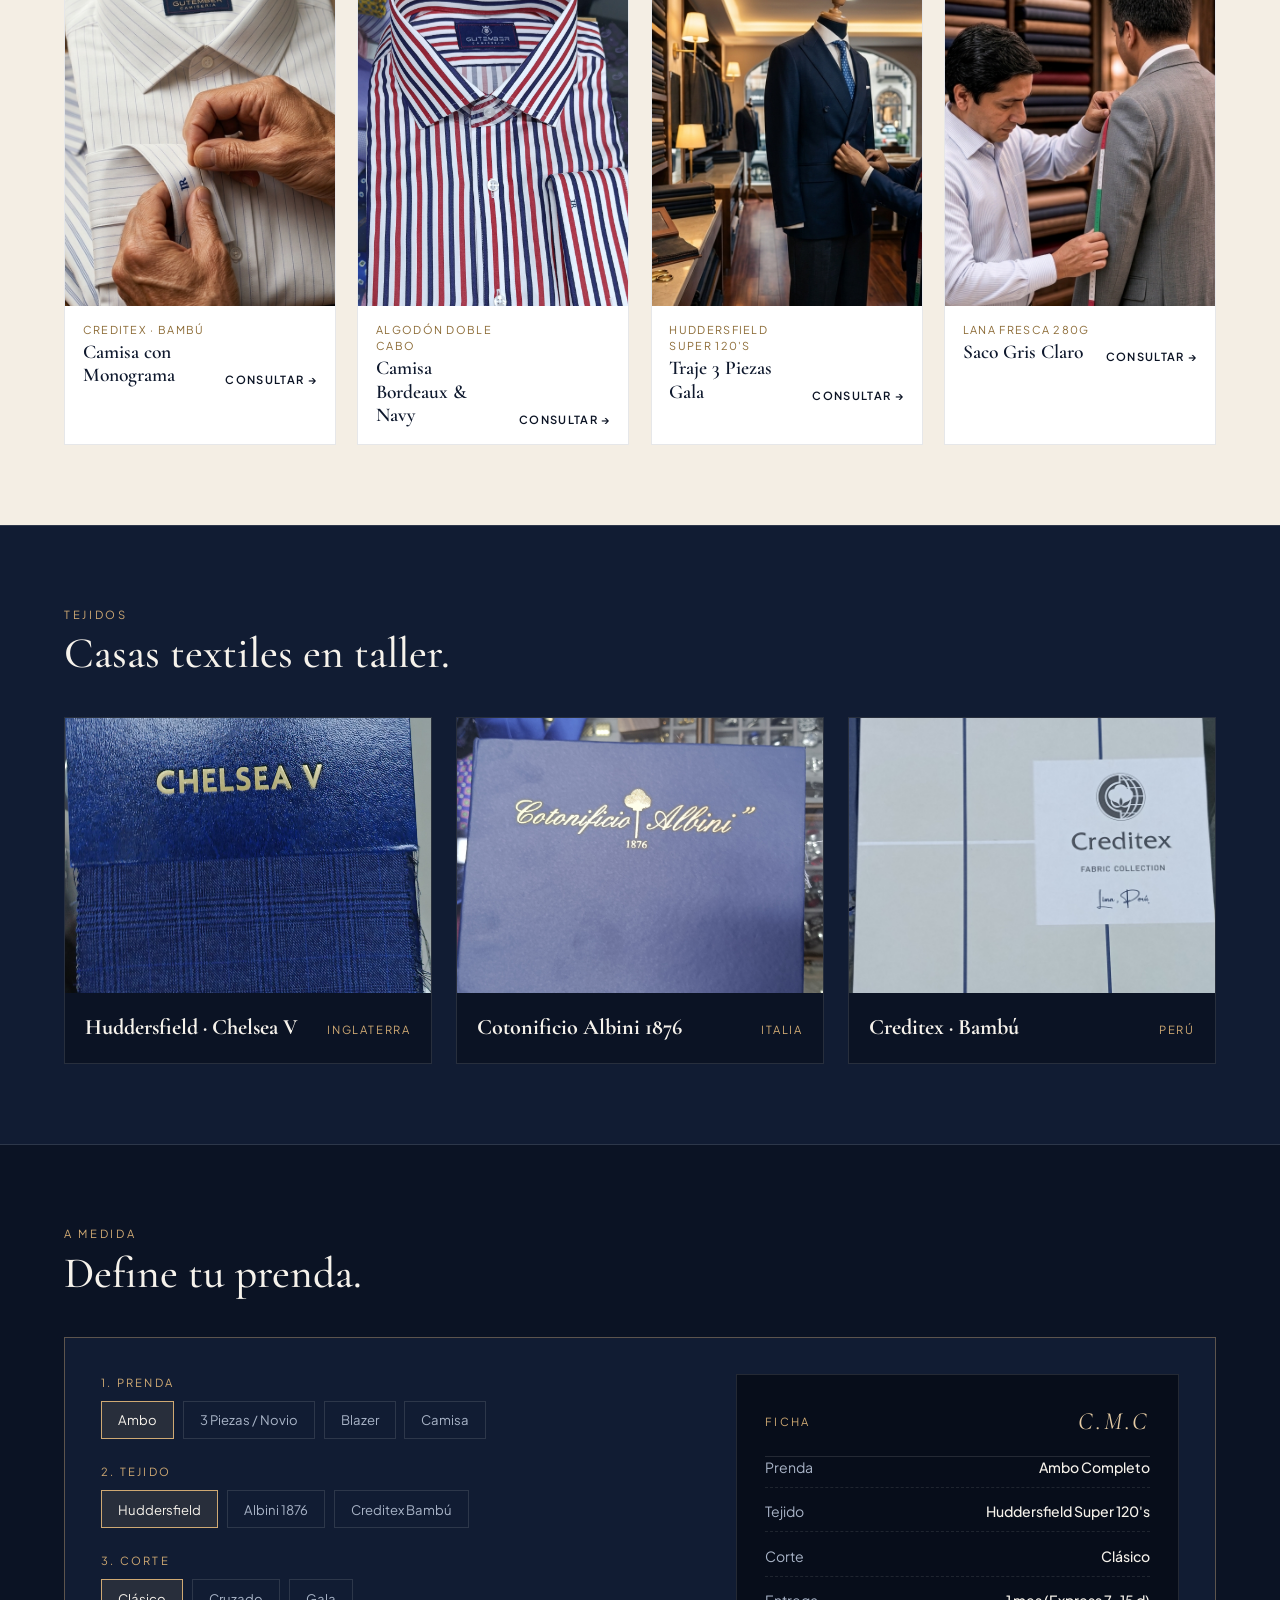
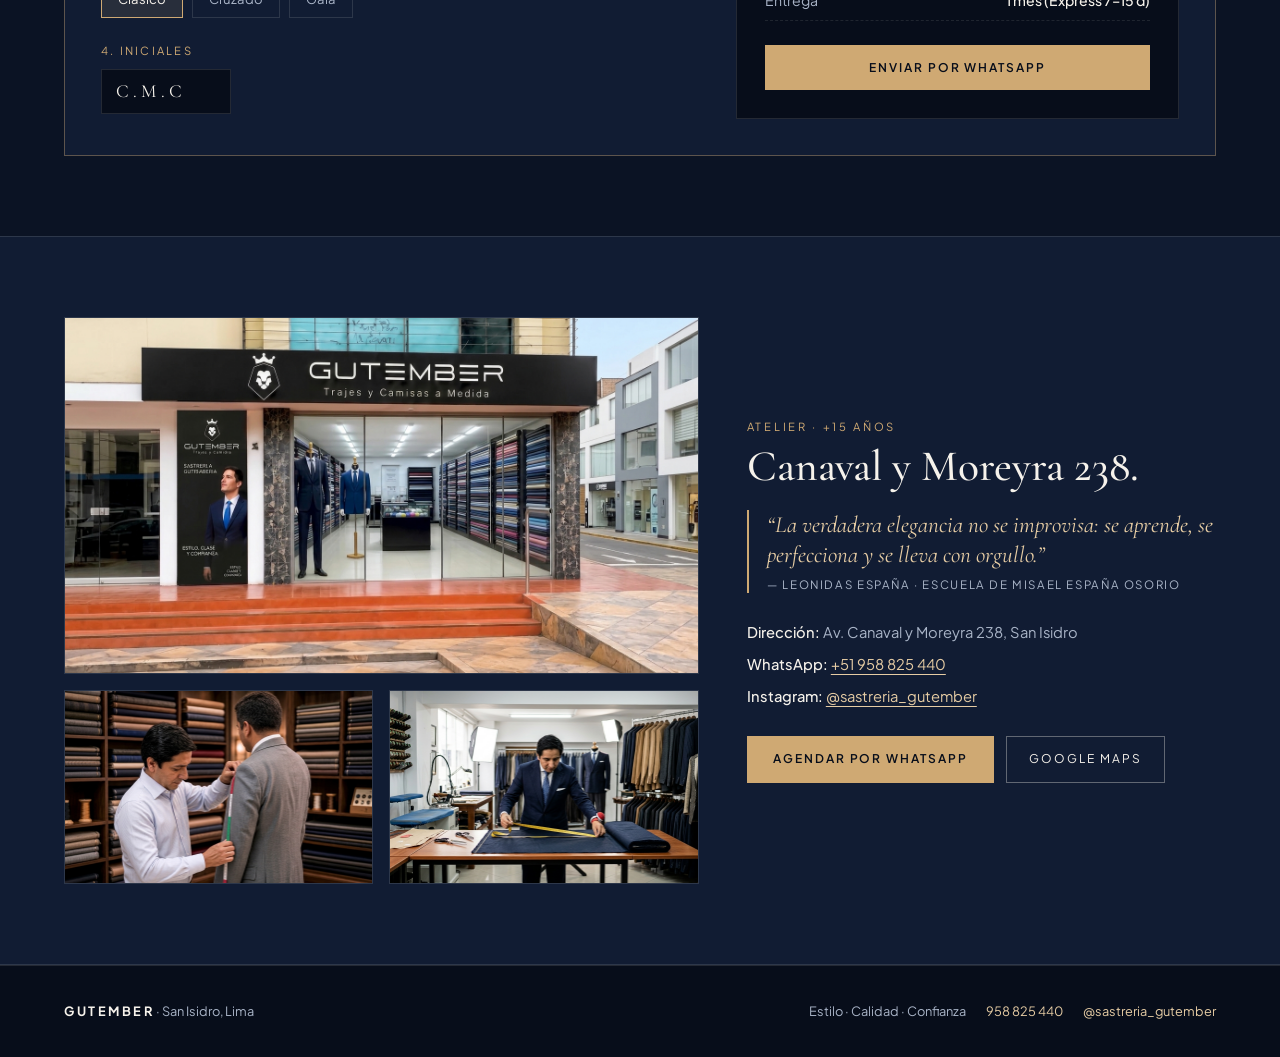
<file: gutember_web_estatica/index.html>
<!DOCTYPE html>
<html lang="es">
<head>
  <meta charset="UTF-8" />
  <meta name="viewport" content="width=device-width, initial-scale=1.0" />
  <title>GUTEMBER | Trajes y Camisas a Medida · San Isidro</title>
  <meta name="description" content="Sastrería Gutember en Av. Canaval y Moreyra 238, San Isidro. Trajes, camisas y blazers a medida con telas Huddersfield, Albini 1876 y Creditex." />
  <link rel="preconnect" href="https://fonts.googleapis.com" />
  <link rel="preconnect" href="https://fonts.gstatic.com" crossorigin />
  <link href="https://fonts.googleapis.com/css2?family=Cormorant+Garamond:ital,wght@0,400;0,500;0,600;1,400;1,500&family=Plus+Jakarta+Sans:wght@300;400;500;600&display=swap" rel="stylesheet" />
  <link rel="stylesheet" href="styles.css" />
</head>
<body>
  <header class="site-header" id="siteHeader">
    <div class="container header-inner">
      <a href="#inicio" class="brand-lockup" aria-label="Gutember Sastrería">
        <svg class="brand-crest" viewBox="0 0 64 74" fill="none" xmlns="http://www.w3.org/2000/svg" aria-hidden="true">
          <path d="M18 14L24 6L32 13L40 6L46 14L43 21H21L18 14Z" fill="currentColor" />
          <circle cx="24" cy="5" r="2.2" fill="currentColor" />
          <circle cx="32" cy="4" r="2.5" fill="currentColor" />
          <circle cx="40" cy="5" r="2.2" fill="currentColor" />
          <path d="M12 27L32 21L52 27L47 56L32 69L17 56L12 27Z" stroke="currentColor" stroke-width="2.5" />
          <path d="M23 36L32 33L41 36L39 45L32 49L25 45L23 36Z" fill="currentColor" opacity="0.92" />
          <path d="M27 51L32 54L37 51L35 58L32 60L29 58L27 51Z" fill="currentColor" opacity="0.75" />
        </svg>
        <span>
          <span class="brand-name">GUTEMBER</span>
          <span class="brand-sub">Sastrería · San Isidro</span>
        </span>
      </a>

      <nav class="main-nav" aria-label="Navegación principal">
        <a href="#coleccion">Colección</a>
        <a href="#telas">Tejidos</a>
        <a href="#configurador">A Medida</a>
        <a href="#atelier">Atelier</a>
      </nav>

      <a href="https://wa.me/51958825440?text=Hola%20Sastrer%C3%ADa%20Gutember%2C%20quisiera%20agendar%20una%20visita." target="_blank" rel="noopener noreferrer" class="btn-header-cta">WhatsApp</a>
    </div>
  </header>

  <main>
    <!-- Hero Visual (6 escenas 4K limpias, listas para micro-videos MP4) -->
    <section class="hero-reel" id="inicio">
      <div class="reel-stage">
        <div class="reel-slide active"><img src="assets/editorial/01_trazo_tiza_4k.jpg" alt="Trazo con tiza en el taller Gutember" /></div>
        <div class="reel-slide"><img src="assets/editorial/05_corte_cenital_4k.jpg" alt="Corte artesanal con tijeras" /></div>
        <div class="reel-slide"><img src="assets/editorial/08_costura_dedal_4k.jpg" alt="Costura a mano con dedal" /></div>
        <div class="reel-slide"><img src="assets/editorial/02_bordado_mano_4k.jpg" alt="Bordado de iniciales Gutember Camisería" /></div>
        <div class="reel-slide"><img src="assets/editorial/07_ajustando_cintura_4k.jpg" alt="Ajuste de saco azul cruzado" /></div>
        <div class="reel-slide"><img src="assets/editorial/03_terno_cruzado_4k.jpg" alt="Terno cruzado azul marino" /></div>
      </div>
      <div class="reel-vignette"></div>

      <div class="container hero-bottom">
        <div class="hero-bar">
          <div class="hero-copy">
            <p class="hero-kicker">San Isidro · Hecho a Medida</p>
            <h1 class="hero-title">Tu presencia <em>habla antes que tú</em>.</h1>
            <div class="hero-actions">
              <a href="https://wa.me/51958825440?text=Hola%20Sastrer%C3%ADa%20Gutember%2C%20quisiera%20agendar%20una%20visita%20en%20San%20Isidro." target="_blank" rel="noopener noreferrer" class="btn-primary">Agendar Visita</a>
              <a href="#coleccion" class="btn-secondary">Ver Colección</a>
            </div>
          </div>

          <div class="reel-strip" aria-label="Control de escenas">
            <span class="reel-label" id="reelLabel">01 · El Trazo</span>
            <div class="reel-dots" id="reelDots">
              <button type="button" class="reel-dot-btn active" data-chapter="0" aria-label="El Trazo"></button>
              <button type="button" class="reel-dot-btn" data-chapter="1" aria-label="El Corte"></button>
              <button type="button" class="reel-dot-btn" data-chapter="2" aria-label="La Puntada"></button>
              <button type="button" class="reel-dot-btn" data-chapter="3" aria-label="Tus Iniciales"></button>
              <button type="button" class="reel-dot-btn" data-chapter="4" aria-label="El Entalle"></button>
              <button type="button" class="reel-dot-btn" data-chapter="5" aria-label="El Porte"></button>
              <button type="button" class="reel-mini-btn" id="reelPlayToggle">Pausar</button>
            </div>
          </div>
        </div>
      </div>
    </section>

    <!-- Colección Visual (Google Sheets + Cloudinary Ready) -->
    <section class="section section-sand" id="coleccion">
      <div class="container">
        <div class="section-top">
          <div>
            <p class="section-kicker">Colección</p>
            <h2 class="section-title">Trajes, camisas y blazers.</h2>
          </div>

          <div class="catalog-filters" id="catalogFilters">
            <button type="button" class="filter-btn active" data-filter="todos">Todos</button>
            <button type="button" class="filter-btn" data-filter="trajes">Trajes</button>
            <button type="button" class="filter-btn" data-filter="camisas">Camisas</button>
            <button type="button" class="filter-btn" data-filter="blazers">Blazers</button>
          </div>
        </div>

        <div class="catalog-grid" id="catalogGrid"></div>
      </div>
    </section>

    <!-- Casas Textiles (fotos orientadas y recortadas limpiamente) -->
    <section class="section section-navy-alt" id="telas">
      <div class="container">
        <div class="section-top">
          <div>
            <p class="section-kicker">Tejidos</p>
            <h2 class="section-title">Casas textiles en taller.</h2>
          </div>
        </div>

        <div class="fabrics-grid">
          <article class="fabric-card">
            <div class="fabric-media">
              <img src="assets/real/huddersfield_clean.jpg" alt="Huddersfield Fine Worsteds Chelsea V" loading="lazy" />
            </div>
            <div class="fabric-meta">
              <h3 class="fabric-title">Huddersfield · Chelsea V</h3>
              <span class="fabric-origin">Inglaterra</span>
            </div>
          </article>

          <article class="fabric-card">
            <div class="fabric-media">
              <img src="assets/real/albini_clean.jpg" alt="Cotonificio Albini 1876" loading="lazy" />
            </div>
            <div class="fabric-meta">
              <h3 class="fabric-title">Cotonificio Albini 1876</h3>
              <span class="fabric-origin">Italia</span>
            </div>
          </article>

          <article class="fabric-card">
            <div class="fabric-media">
              <img src="assets/real/creditex_clean.jpg" alt="Creditex Algodón con Bambú" loading="lazy" />
            </div>
            <div class="fabric-meta">
              <h3 class="fabric-title">Creditex · Bambú</h3>
              <span class="fabric-origin">Perú</span>
            </div>
          </article>
        </div>
      </div>
    </section>

    <!-- Configurador A Medida -->
    <section class="section" id="configurador">
      <div class="container">
        <div class="section-top">
          <div>
            <p class="section-kicker">A Medida</p>
            <h2 class="section-title">Define tu prenda.</h2>
          </div>
        </div>

        <div class="configurator-wrap">
          <div>
            <div class="config-group">
              <span class="config-label">1. Prenda</span>
              <div class="option-pills" id="garmentOptions">
                <button type="button" class="option-pill active" data-value="Ambo Completo" data-time="1 mes (Express 7–15 d)">Ambo</button>
                <button type="button" class="option-pill" data-value="Traje 3 Piezas" data-time="1 mes (Express 7–15 d)">3 Piezas / Novio</button>
                <button type="button" class="option-pill" data-value="Blazer a Medida" data-time="3 semanas">Blazer</button>
                <button type="button" class="option-pill" data-value="Camisa a Medida" data-time="1 semana">Camisa</button>
              </div>
            </div>

            <div class="config-group">
              <span class="config-label">2. Tejido</span>
              <div class="option-pills" id="fabricOptions">
                <button type="button" class="option-pill active" data-value="Huddersfield Super 120's">Huddersfield</button>
                <button type="button" class="option-pill" data-value="Cotonificio Albini 1876">Albini 1876</button>
                <button type="button" class="option-pill" data-value="Creditex Algodón con Bambú">Creditex Bambú</button>
              </div>
            </div>

            <div class="config-group">
              <span class="config-label">3. Corte</span>
              <div class="option-pills" id="detailOptions">
                <button type="button" class="option-pill active" data-value="Clásico">Clásico</button>
                <button type="button" class="option-pill" data-value="Cruzado">Cruzado</button>
                <button type="button" class="option-pill" data-value="Gala / Etiqueta">Gala</button>
              </div>
            </div>

            <div class="config-group" style="margin-bottom:0;">
              <label class="config-label" for="monogramInput">4. Iniciales</label>
              <input id="monogramInput" class="monogram-input" type="text" maxlength="4" value="C.M.C" placeholder="I.R." />
            </div>
          </div>

          <div class="config-summary">
            <div>
              <div class="summary-crest">
                <span style="font-size:0.7rem; letter-spacing:0.2em; text-transform:uppercase; color:var(--gold);">Ficha</span>
                <div class="monogram-badge" id="monogramPreview">C.M.C</div>
              </div>
              <div class="summary-rows">
                <div class="summary-row"><span>Prenda</span><strong id="sumGarment">Ambo Completo</strong></div>
                <div class="summary-row"><span>Tejido</span><strong id="sumFabric">Huddersfield Super 120's</strong></div>
                <div class="summary-row"><span>Corte</span><strong id="sumDetail">Clásico</strong></div>
                <div class="summary-row"><span>Entrega</span><strong id="sumTime">1 mes (Express 7–15 d)</strong></div>
              </div>
            </div>

            <a href="#" class="btn-primary" id="sendWhatsAppConfig" target="_blank" rel="noopener noreferrer">
              Enviar por WhatsApp
            </a>
          </div>
        </div>
      </div>
    </section>

    <!-- El Atelier + Ubicación Real (único lugar con dirección y cita) -->
    <section class="section section-navy-alt" id="atelier">
      <div class="container atelier-grid">
        <div class="atelier-photos">
          <img class="span-2" src="assets/editorial/04_fachada_san_isidro_4k.jpg" alt="Tienda Sastrería Gutember en Av. Canaval y Moreyra 238, San Isidro" loading="lazy" />
          <img src="assets/editorial/09_toma_medidas_4k.jpg" alt="Toma de medidas en San Isidro" loading="lazy" />
          <img src="assets/editorial/06_midiendo_mesa_4k.jpg" alt="Mesa de corte en taller Gutember" loading="lazy" />
        </div>

        <div>
          <p class="section-kicker">Atelier · +15 Años</p>
          <h2 class="section-title">Canaval y Moreyra 238.</h2>

          <blockquote class="heritage-quote">
            “La verdadera elegancia no se improvisa: se aprende, se perfecciona y se lleva con orgullo.”
            <footer style="font-family:var(--font-sans); font-size:0.72rem; font-style:normal; color:var(--text-muted); margin-top:0.45rem; letter-spacing:0.14em; text-transform:uppercase;">
              — Leonidas España · Escuela de Misael España Osorio
            </footer>
          </blockquote>

          <div class="atelier-details">
            <div><strong>Dirección:</strong> Av. Canaval y Moreyra 238, San Isidro</div>
            <div><strong>WhatsApp:</strong> <a href="https://wa.me/51958825440" target="_blank" rel="noopener noreferrer">+51 958 825 440</a></div>
            <div><strong>Instagram:</strong> <a href="https://www.instagram.com/sastreria_gutember" target="_blank" rel="noopener noreferrer">@sastreria_gutember</a></div>
          </div>

          <div class="hero-actions">
            <a href="https://wa.me/51958825440?text=Hola%20Sastrer%C3%ADa%20Gutember%2C%20quisiera%20agendar%20una%20visita%20a%20Canaval%20y%20Moreyra%20238." target="_blank" rel="noopener noreferrer" class="btn-primary">Agendar por WhatsApp</a>
            <a href="https://maps.google.com/?q=Av.+Canaval+y+Moreyra+238,+San+Isidro,+Lima" target="_blank" rel="noopener noreferrer" class="btn-secondary">Google Maps</a>
          </div>
        </div>
      </div>
    </section>
  </main>

  <footer class="site-footer">
    <div class="container footer-inner">
      <div><strong style="color:var(--text-light); letter-spacing:0.2em;">GUTEMBER</strong> · San Isidro, Lima</div>
      <div style="display:flex; gap:1.25rem; flex-wrap:wrap;">
        <span>Estilo · Calidad · Confianza</span>
        <a href="https://wa.me/51958825440" target="_blank" rel="noopener noreferrer" style="color:var(--gold-light);">958 825 440</a>
        <a href="https://www.instagram.com/sastreria_gutember" target="_blank" rel="noopener noreferrer" style="color:var(--gold-light);">@sastreria_gutember</a>
      </div>
    </div>
  </footer>

  <script src="app.js"></script>
</body>
</html>
</file>
<file: gutember_web_estatica/styles.css>
:root {
  --navy: #0b1324;
  --navy-deep: #070d1a;
  --navy-card: #111c33;
  --sand: #f4eee4;
  --gold: #cfa973;
  --gold-light: #e6cca4;
  --text-light: #f6f2eb;
  --text-muted: #a9b4c7;
  --text-dark: #0e182d;
  --text-dark-muted: #525d70;
  --border-light: rgba(246, 242, 235, 0.12);
  --border-gold: rgba(207, 169, 115, 0.4);
  --border-dark: rgba(14, 24, 45, 0.1);
  --font-serif: 'Cormorant Garamond', Georgia, serif;
  --font-sans: 'Plus Jakarta Sans', -apple-system, BlinkMacSystemFont, sans-serif;
  --ease: cubic-bezier(0.22, 1, 0.36, 1);
}

*, *::before, *::after {
  box-sizing: border-box;
  margin: 0;
  padding: 0;
}

html {
  scroll-behavior: smooth;
  background: var(--navy);
  color: var(--text-light);
}

body {
  font-family: var(--font-sans);
  line-height: 1.5;
  overflow-x: hidden;
  -webkit-font-smoothing: antialiased;
}

img { display: block; max-width: 100%; height: auto; }
a { color: inherit; text-decoration: none; }
button { font-family: inherit; cursor: pointer; border: none; background: none; color: inherit; }

.container {
  width: min(1240px, 90vw);
  margin: 0 auto;
}

/* Header */
.site-header {
  position: fixed;
  top: 0;
  left: 0;
  right: 0;
  z-index: 50;
  padding: 1.1rem 0;
  transition: background-color 0.35s var(--ease), padding 0.35s var(--ease);
  border-bottom: 1px solid transparent;
}

.site-header.scrolled {
  background: rgba(7, 13, 26, 0.92);
  backdrop-filter: blur(14px);
  padding: 0.75rem 0;
  border-bottom-color: var(--border-light);
}

.header-inner {
  display: flex;
  align-items: center;
  justify-content: space-between;
  gap: 1.25rem;
}

.brand-lockup {
  display: flex;
  align-items: center;
  gap: 0.7rem;
}

.brand-crest { width: 28px; height: 32px; color: var(--gold); flex-shrink: 0; }
.brand-name { font-weight: 600; letter-spacing: 0.28em; font-size: 0.98rem; display: block; line-height: 1; }
.brand-sub { font-size: 0.56rem; letter-spacing: 0.3em; text-transform: uppercase; color: var(--gold); margin-top: 0.22rem; display: block; }

.main-nav { display: flex; align-items: center; gap: 2rem; }
.main-nav a {
  font-size: 0.74rem;
  letter-spacing: 0.16em;
  text-transform: uppercase;
  color: rgba(246, 242, 235, 0.78);
  transition: color 0.2s ease;
}
.main-nav a:hover { color: var(--gold-light); }

.btn-header-cta {
  padding: 0.55rem 1.1rem;
  border: 1px solid var(--border-gold);
  font-size: 0.7rem;
  letter-spacing: 0.16em;
  text-transform: uppercase;
  color: var(--gold-light);
  white-space: nowrap;
  transition: all 0.25s ease;
}
.btn-header-cta:hover { background: var(--gold); color: var(--navy-deep); }

/* Hero — Ultra Visual, Unobstructed Image */
.hero-reel {
  position: relative;
  height: 100svh;
  min-height: 580px;
  display: flex;
  align-items: flex-end;
  padding: 0 0 3.25rem;
  overflow: hidden;
  background: var(--navy-deep);
}

.reel-stage {
  position: absolute;
  inset: 0;
  z-index: 1;
}

.reel-slide {
  position: absolute;
  inset: 0;
  opacity: 0;
  transition: opacity 0.85s ease;
}
.reel-slide.active { opacity: 1; }

.reel-slide img {
  width: 100%;
  height: 100%;
  object-fit: cover;
  object-position: center 22%;
}

.reel-slide.active img {
  animation: gentleScale 6.5s ease-out forwards;
}

@keyframes gentleScale {
  0% { transform: scale(1.0); }
  100% { transform: scale(1.06); }
}

/* Light bottom-only gradient so the photo stays bright and crisp */
.reel-vignette {
  position: absolute;
  inset: 0;
  z-index: 2;
  background: linear-gradient(
    180deg,
    rgba(7, 13, 26, 0.42) 0%,
    rgba(7, 13, 26, 0.0) 32%,
    rgba(7, 13, 26, 0.08) 58%,
    rgba(7, 13, 26, 0.86) 100%
  );
  pointer-events: none;
}

.hero-bottom {
  position: relative;
  z-index: 4;
  width: 100%;
}

.hero-bar {
  display: flex;
  justify-content: space-between;
  align-items: flex-end;
  gap: 2rem;
}

.hero-copy { max-width: 560px; }

.hero-kicker {
  font-size: 0.7rem;
  letter-spacing: 0.26em;
  text-transform: uppercase;
  color: var(--gold-light);
  margin-bottom: 0.65rem;
}

.hero-title {
  font-family: var(--font-serif);
  font-weight: 500;
  font-size: clamp(2.25rem, 4.6vw, 4rem);
  line-height: 1.04;
  margin-bottom: 1.35rem;
}
.hero-title em { font-style: italic; color: var(--gold-light); font-weight: 400; }

.hero-actions { display: flex; flex-wrap: wrap; gap: 0.75rem; }

.btn-primary {
  display: inline-flex;
  align-items: center;
  justify-content: center;
  background: var(--gold);
  color: var(--navy-deep);
  padding: 0.85rem 1.65rem;
  font-size: 0.75rem;
  font-weight: 600;
  letter-spacing: 0.16em;
  text-transform: uppercase;
  transition: background-color 0.25s ease, transform 0.2s ease;
}
.btn-primary:hover { background: var(--gold-light); transform: translateY(-2px); }

.btn-secondary {
  display: inline-flex;
  align-items: center;
  justify-content: center;
  padding: 0.85rem 1.4rem;
  border: 1px solid rgba(246, 242, 235, 0.35);
  font-size: 0.75rem;
  letter-spacing: 0.16em;
  text-transform: uppercase;
  color: var(--text-light);
  transition: border-color 0.25s ease, background-color 0.25s ease;
}
.btn-secondary:hover { border-color: var(--gold); background: rgba(207, 169, 115, 0.12); }

/* Minimal Reel Controls (never blocks image) */
.reel-strip {
  display: flex;
  flex-direction: column;
  align-items: flex-end;
  gap: 0.6rem;
}

.reel-label {
  font-size: 0.72rem;
  letter-spacing: 0.18em;
  text-transform: uppercase;
  color: var(--gold-light);
}

.reel-dots {
  display: flex;
  align-items: center;
  gap: 0.45rem;
}

.reel-dot-btn {
  width: 24px;
  height: 3px;
  background: rgba(246, 242, 235, 0.28);
  transition: background-color 0.3s ease, width 0.3s ease;
}
.reel-dot-btn.active {
  width: 38px;
  background: var(--gold);
}

.reel-mini-btn {
  font-size: 0.68rem;
  letter-spacing: 0.14em;
  text-transform: uppercase;
  color: var(--text-light);
  border: 1px solid var(--border-light);
  padding: 0.3rem 0.65rem;
  margin-left: 0.4rem;
}
.reel-mini-btn:hover { border-color: var(--gold); color: var(--gold-light); }

/* Sections */
.section { padding: 5rem 0; }
.section-sand { background: var(--sand); color: var(--text-dark); }
.section-navy-alt { background: var(--navy-card); border-top: 1px solid var(--border-light); border-bottom: 1px solid var(--border-light); }

.section-top {
  display: flex;
  justify-content: space-between;
  align-items: flex-end;
  flex-wrap: wrap;
  gap: 1.25rem;
  margin-bottom: 2.5rem;
}

.section-kicker {
  font-size: 0.7rem;
  letter-spacing: 0.24em;
  text-transform: uppercase;
  color: var(--gold);
  margin-bottom: 0.5rem;
}
.section-sand .section-kicker { color: #8c6b36; }

.section-title {
  font-family: var(--font-serif);
  font-size: clamp(2rem, 3.4vw, 3rem);
  font-weight: 500;
  line-height: 1.08;
}

/* Catalog — Visual First */
.catalog-filters {
  display: flex;
  flex-wrap: wrap;
  gap: 0.5rem;
}

.filter-btn {
  padding: 0.5rem 1rem;
  border: 1px solid var(--border-dark);
  font-size: 0.72rem;
  letter-spacing: 0.14em;
  text-transform: uppercase;
  color: var(--text-dark-muted);
  transition: all 0.2s ease;
}
.filter-btn.active, .filter-btn:hover {
  background: var(--navy);
  border-color: var(--navy);
  color: var(--gold-light);
}

.catalog-grid {
  display: grid;
  grid-template-columns: repeat(4, 1fr);
  gap: 1.35rem;
}

.product-card {
  background: #fff;
  border: 1px solid var(--border-dark);
  overflow: hidden;
  transition: transform 0.35s var(--ease);
}
.product-card:hover { transform: translateY(-4px); }

.product-media {
  aspect-ratio: 4 / 5;
  overflow: hidden;
  background: var(--navy-deep);
}
.product-media img {
  width: 100%;
  height: 100%;
  object-fit: cover;
  object-position: center top;
  transition: transform 0.6s var(--ease);
}
.product-card:hover .product-media img { transform: scale(1.04); }

.product-info {
  padding: 1rem 1.1rem;
  display: flex;
  justify-content: space-between;
  align-items: flex-end;
  gap: 0.75rem;
}

.product-fabric {
  font-size: 0.68rem;
  letter-spacing: 0.12em;
  text-transform: uppercase;
  color: #8c6b36;
  margin-bottom: 0.2rem;
}

.product-title {
  font-family: var(--font-serif);
  font-size: 1.22rem;
  font-weight: 600;
  color: var(--text-dark);
  line-height: 1.2;
}

.product-wa {
  font-size: 0.7rem;
  font-weight: 600;
  letter-spacing: 0.12em;
  text-transform: uppercase;
  color: var(--navy);
  white-space: nowrap;
}
.product-wa:hover { color: #8c6b36; }

/* Tejidos — Clean Visual Showcase */
.fabrics-grid {
  display: grid;
  grid-template-columns: repeat(3, 1fr);
  gap: 1.5rem;
}

.fabric-card {
  background: var(--navy);
  border: 1px solid var(--border-light);
  overflow: hidden;
}

.fabric-media {
  aspect-ratio: 4 / 3;
  overflow: hidden;
  background: var(--navy-deep);
}

.fabric-media img {
  width: 100%;
  height: 100%;
  object-fit: cover;
  object-position: center;
  transition: transform 0.6s var(--ease);
}
.fabric-card:hover .fabric-media img { transform: scale(1.04); }

.fabric-meta {
  padding: 1.15rem 1.25rem;
  display: flex;
  justify-content: space-between;
  align-items: baseline;
  gap: 1rem;
}

.fabric-title { font-family: var(--font-serif); font-size: 1.38rem; }
.fabric-origin { font-size: 0.7rem; letter-spacing: 0.16em; text-transform: uppercase; color: var(--gold); white-space: nowrap; }

/* Configurador */
.configurator-wrap {
  display: grid;
  grid-template-columns: 1.15fr 0.85fr;
  gap: 2.25rem;
  background: var(--navy-card);
  border: 1px solid var(--border-gold);
  padding: 2.25rem;
}

.config-group { margin-bottom: 1.5rem; }
.config-label { display: block; font-size: 0.7rem; letter-spacing: 0.2em; text-transform: uppercase; color: var(--gold); margin-bottom: 0.65rem; }
.option-pills { display: flex; flex-wrap: wrap; gap: 0.55rem; }
.option-pill {
  padding: 0.6rem 1rem;
  border: 1px solid var(--border-light);
  font-size: 0.82rem;
  color: var(--text-muted);
  transition: all 0.2s ease;
}
.option-pill.active, .option-pill:hover {
  border-color: var(--gold);
  color: var(--text-light);
  background: rgba(207, 169, 115, 0.12);
}

.monogram-input {
  background: var(--navy-deep);
  border: 1px solid var(--border-light);
  color: var(--text-light);
  padding: 0.65rem 0.9rem;
  font-family: var(--font-serif);
  font-size: 1.15rem;
  letter-spacing: 0.22em;
  text-transform: uppercase;
  width: 130px;
}
.monogram-input:focus { outline: none; border-color: var(--gold); }

.config-summary {
  background: var(--navy-deep);
  border: 1px solid var(--border-light);
  padding: 1.75rem;
  display: flex;
  flex-direction: column;
  justify-content: space-between;
  gap: 1.5rem;
}

.summary-crest {
  display: flex;
  justify-content: space-between;
  align-items: center;
  padding-bottom: 1rem;
  border-bottom: 1px solid var(--border-light);
}
.monogram-badge { font-family: var(--font-serif); font-style: italic; font-size: 1.55rem; color: var(--gold-light); letter-spacing: 0.12em; }
.summary-rows { display: flex; flex-direction: column; gap: 0.85rem; }
.summary-row { display: flex; justify-content: space-between; gap: 1rem; font-size: 0.88rem; border-bottom: 1px dashed rgba(246, 242, 235, 0.1); padding-bottom: 0.55rem; }
.summary-row span:first-child { color: var(--text-muted); }
.summary-row strong { text-align: right; font-weight: 500; }

/* Atelier Visual Grid */
.atelier-grid {
  display: grid;
  grid-template-columns: 1.15fr 0.85fr;
  gap: 3rem;
  align-items: center;
}

.atelier-photos {
  display: grid;
  grid-template-columns: 1fr 1fr;
  gap: 1rem;
}

.atelier-photos .span-2 {
  grid-column: 1 / -1;
  aspect-ratio: 16 / 9;
}

.atelier-photos img {
  width: 100%;
  height: 100%;
  aspect-ratio: 16 / 10;
  object-fit: cover;
  border: 1px solid var(--border-light);
}

.heritage-quote {
  border-left: 2px solid var(--gold);
  padding-left: 1.15rem;
  margin: 1.25rem 0 1.75rem;
  font-family: var(--font-serif);
  font-size: 1.45rem;
  font-style: italic;
  color: var(--gold-light);
  line-height: 1.3;
}

.atelier-details {
  display: grid;
  gap: 0.65rem;
  font-size: 0.92rem;
  color: var(--text-muted);
  margin-bottom: 1.75rem;
}
.atelier-details strong { color: var(--text-light); font-weight: 500; }
.atelier-details a { text-decoration: underline; text-underline-offset: 4px; color: var(--gold-light); }

/* Footer */
.site-footer {
  padding: 2.25rem 0;
  border-top: 1px solid var(--border-light);
  font-size: 0.8rem;
  color: var(--text-muted);
  background: var(--navy-deep);
}
.footer-inner { display: flex; justify-content: space-between; align-items: center; flex-wrap: wrap; gap: 1rem; }

/* Responsive — Mobile Audit Polish */
@media (max-width: 1024px) {
  .catalog-grid { grid-template-columns: repeat(2, 1fr); }
}

@media (max-width: 820px) {
  .main-nav { display: none; }

  /* Mobile Split Hero: 100% clean unobstructed photo on top, compact navy bar below */
  .hero-reel {
    height: auto;
    min-height: 100svh;
    display: flex;
    flex-direction: column;
    align-items: stretch;
    padding: 0;
    background: var(--navy-deep);
  }

  .reel-stage {
    position: relative;
    height: 64svh;
    min-height: 400px;
    width: 100%;
  }

  .reel-vignette {
    height: 64svh;
    min-height: 400px;
    bottom: auto;
    background: linear-gradient(180deg, rgba(7, 13, 26, 0.5) 0%, transparent 28%, transparent 82%, rgba(7, 13, 26, 0.95) 100%);
  }

  .hero-bottom {
    padding: 1.5rem 0 2rem;
    background: var(--navy-deep);
  }

  .hero-bar {
    flex-direction: column;
    align-items: flex-start;
    gap: 1rem;
  }

  .hero-kicker { font-size: 0.65rem; margin-bottom: 0.35rem; }
  .hero-title { font-size: 2rem; margin-bottom: 1rem; }

  .reel-strip {
    flex-direction: row;
    align-items: center;
    justify-content: space-between;
    width: 100%;
    padding-top: 0.5rem;
    border-top: 1px solid var(--border-light);
  }

  .reel-dot-btn { width: 18px; }
  .reel-dot-btn.active { width: 28px; }
  .reel-mini-btn { display: none; }

  .section { padding: 3.25rem 0; }
  .fabrics-grid, .configurator-wrap, .atelier-grid { grid-template-columns: 1fr; }
  .configurator-wrap { padding: 1.5rem; }
}

@media (max-width: 520px) {
  .container { width: 92vw; }
  .brand-name { font-size: 0.88rem; letter-spacing: 0.22em; }
  .brand-sub { display: none; }
  .hero-actions { width: 100%; }
  .hero-actions a { flex: 1; text-align: center; padding: 0.8rem 0.9rem; font-size: 0.72rem; }
  .catalog-grid { grid-template-columns: 1fr; gap: 1.25rem; }
  .catalog-filters { overflow-x: auto; flex-wrap: nowrap; padding-bottom: 0.35rem; -webkit-overflow-scrolling: touch; }
  .filter-btn { white-space: nowrap; flex-shrink: 0; }
  .atelier-photos { grid-template-columns: 1fr; }
}
</file>
